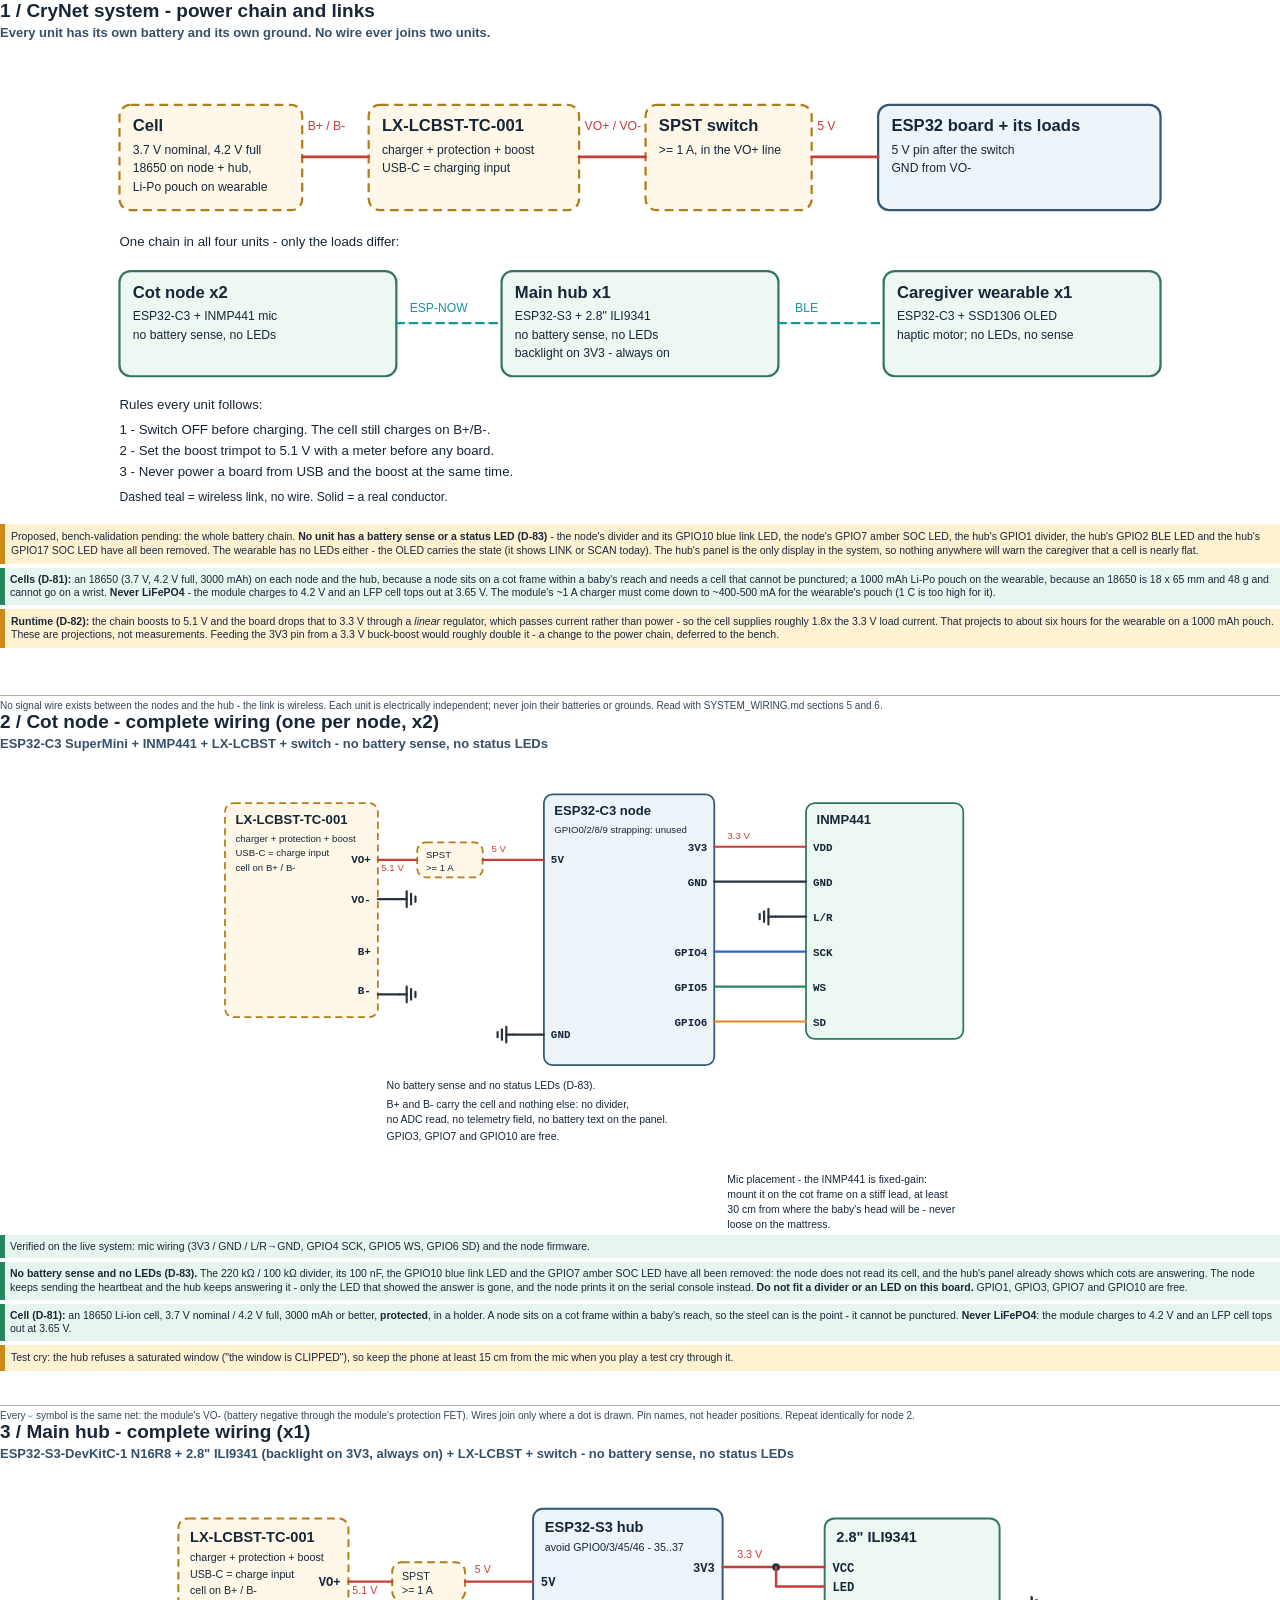
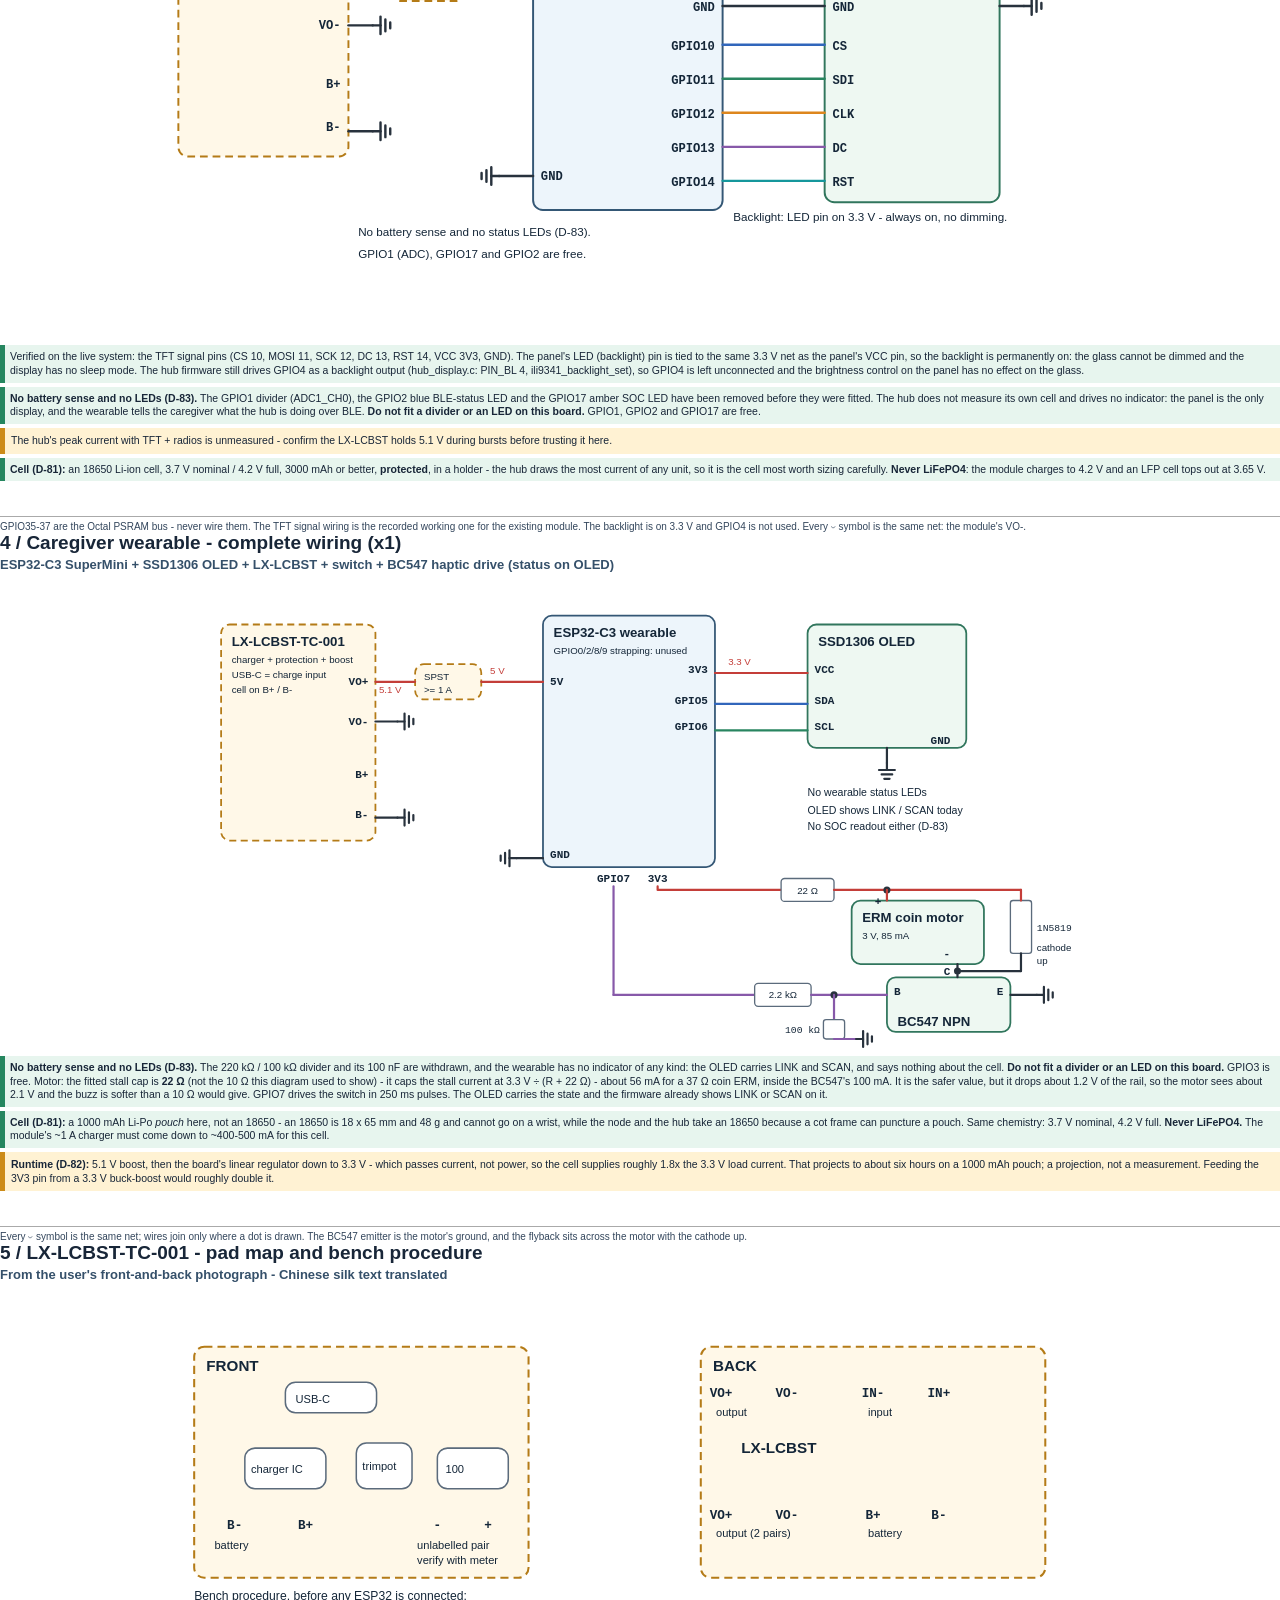
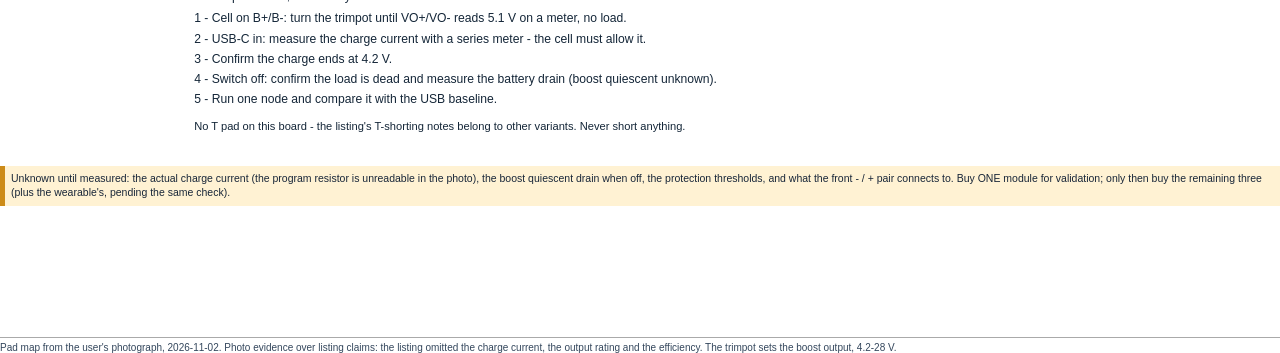
<file: SYSTEM_WIRING_DIAGRAMS.html>
<!doctype html><html><head><meta charset="utf-8"><title>CryNet battery wiring diagrams</title><style>
@page{size:A4 landscape;margin:10mm}
*{box-sizing:border-box}
body{margin:0;font-family:Arial,Helvetica,sans-serif;color:#182638}
.page{min-height:188mm;break-after:page;page-break-after:always;position:relative}
.page:last-child{break-after:auto;page-break-after:auto}
h1{font-size:19px;margin:0 0 3px}
h2{font-size:13px;margin:0 0 4px;color:#35506a}
.sub{font-size:11px;margin:0 0 4px;color:#5b6b7c}
.foot{position:absolute;bottom:0;font-size:10px;border-top:1px solid #aaa;
      padding-top:4px;width:100%;color:#33465c}
.warning{background:#fff2d3;border-left:5px solid #cc8b18;padding:6px;
         font-size:10.5px;line-height:1.3;margin-top:4px}
.ok{background:#e7f5ee;border-left:5px solid #25865f;padding:5px;
    font-size:10.5px;line-height:1.3;margin-top:4px}
.legend{font-size:10px;color:#33465c;margin-top:3px}
svg.diagram{width:100%;height:auto;max-height:126mm;display:block}
svg text{font-family:Arial,Helvetica,sans-serif;font-size:13px;fill:#142638}
svg text.title{font-size:15px;font-weight:bold}
svg text.pin{font-family:Consolas,'Courier New',monospace;font-size:12.5px;
             font-weight:bold}
svg text.mono{font-family:Consolas,'Courier New',monospace}
svg text.small{font-size:11px}
svg text.note{font-size:12px}
.board{fill:#edf5fb;stroke:#345775;stroke-width:2}
.mod{fill:#eef8f2;stroke:#31765d;stroke-width:2}
.proposed{fill:#fff8e8;stroke:#b47b17;stroke-width:2;stroke-dasharray:8 5}
.part{fill:#ffffff;stroke:#5b6b7c;stroke-width:1.5}
.panel{fill:#f6f8fa;stroke:#8fa3b5;stroke-width:1.5;stroke-dasharray:5 4}
.wire{fill:none;stroke-linecap:round;stroke-linejoin:round}
.red{stroke:#c43e39}.black{stroke:#28323d}.blue{stroke:#3166bb}
.green{stroke:#298560}.orange{stroke:#dd861d}.purple{stroke:#8759a9}
.teal{stroke:#15979c}.brown{stroke:#8a6348}.grey{stroke:#7b8794}
.dot{fill:#28323d}
</style></head><body>
<section class="page"><h1>1 / CryNet system - power chain and links</h1><h2>Every unit has its own battery and its own ground. No wire ever joins two units.</h2><svg viewBox="0 0 1000 430" class="diagram">
<rect x="30.0" y="55.0" width="165.0" height="95.0" rx="10" class="proposed"/>
<text x="42.0" y="79.0" class="title" text-anchor="start">Cell</text>
<text x="42.0" y="99.0" class="small" text-anchor="start">3.7 V nominal, 4.2 V full</text>
<text x="42.0" y="116.0" class="small" text-anchor="start">18650 on node + hub,</text>
<text x="42.0" y="133.0" class="small" text-anchor="start">Li-Po pouch on wearable</text>
<rect x="255.0" y="55.0" width="190.0" height="95.0" rx="10" class="proposed"/>
<text x="267.0" y="79.0" class="title" text-anchor="start">LX-LCBST-TC-001</text>
<text x="267.0" y="99.0" class="small" text-anchor="start">charger + protection + boost</text>
<text x="267.0" y="116.0" class="small" text-anchor="start">USB-C = charging input</text>
<rect x="505.0" y="55.0" width="150.0" height="95.0" rx="10" class="proposed"/>
<text x="517.0" y="79.0" class="title" text-anchor="start">SPST switch</text>
<text x="517.0" y="99.0" class="small" text-anchor="start">&gt;= 1 A, in the VO+ line</text>
<rect x="715.0" y="55.0" width="255.0" height="95.0" rx="10" class="board"/>
<text x="727.0" y="79.0" class="title" text-anchor="start">ESP32 board + its loads</text>
<text x="727.0" y="99.0" class="small" text-anchor="start">5 V pin after the switch</text>
<text x="727.0" y="116.0" class="small" text-anchor="start">GND from VO-</text>
<polyline points="195.0,102.0 255.0,102.0" class="wire red" stroke-width="2.5"/>
<text x="200.0" y="78.0" class="small" text-anchor="start" style="fill:#c43e39">B+ / B-</text>
<polyline points="445.0,102.0 505.0,102.0" class="wire red" stroke-width="2.5"/>
<text x="450.0" y="78.0" class="small" text-anchor="start" style="fill:#c43e39">VO+ / VO-</text>
<polyline points="655.0,102.0 715.0,102.0" class="wire red" stroke-width="2.5"/>
<text x="660.0" y="78.0" class="small" text-anchor="start" style="fill:#c43e39">5 V</text>
<text x="30.0" y="182.0" class="note" text-anchor="start">One chain in all four units - only the loads differ:</text>
<rect x="30.0" y="205.0" width="250.0" height="95.0" rx="10" class="mod"/>
<text x="42.0" y="229.0" class="title" text-anchor="start">Cot node  x2</text>
<text x="42.0" y="249.0" class="small" text-anchor="start">ESP32-C3 + INMP441 mic</text>
<text x="42.0" y="266.0" class="small" text-anchor="start">no battery sense, no LEDs</text>
<rect x="375.0" y="205.0" width="250.0" height="95.0" rx="10" class="mod"/>
<text x="387.0" y="229.0" class="title" text-anchor="start">Main hub  x1</text>
<text x="387.0" y="249.0" class="small" text-anchor="start">ESP32-S3 + 2.8&quot; ILI9341</text>
<text x="387.0" y="266.0" class="small" text-anchor="start">no battery sense, no LEDs</text>
<text x="387.0" y="283.0" class="small" text-anchor="start">backlight on 3V3 - always on</text>
<rect x="720.0" y="205.0" width="250.0" height="95.0" rx="10" class="mod"/>
<text x="732.0" y="229.0" class="title" text-anchor="start">Caregiver wearable  x1</text>
<text x="732.0" y="249.0" class="small" text-anchor="start">ESP32-C3 + SSD1306 OLED</text>
<text x="732.0" y="266.0" class="small" text-anchor="start">haptic motor; no LEDs, no sense</text>
<polyline points="280.0,252.0 375.0,252.0" class="wire teal" stroke-width="2.0" stroke-dasharray="7 5"/>
<text x="292.0" y="242.0" class="small" text-anchor="start" style="fill:#15979c">ESP-NOW</text>
<polyline points="625.0,252.0 720.0,252.0" class="wire teal" stroke-width="2.0" stroke-dasharray="7 5"/>
<text x="640.0" y="242.0" class="small" text-anchor="start" style="fill:#15979c">BLE</text>
<text x="30.0" y="330.0" class="note" text-anchor="start">Rules every unit follows:</text>
<text x="30.0" y="352.0" class="note" text-anchor="start">1 - Switch OFF before charging. The cell still charges on B+/B-.</text>
<text x="30.0" y="371.0" class="note" text-anchor="start">2 - Set the boost trimpot to 5.1 V with a meter before any board.</text>
<text x="30.0" y="390.0" class="note" text-anchor="start">3 - Never power a board from USB and the boost at the same time.</text>
<text x="30.0" y="413.0" class="small" text-anchor="start">Dashed teal = wireless link, no wire.  Solid = a real conductor.</text>
</svg><div class="warning">Proposed, bench-validation pending: the whole battery chain. <b>No unit has a battery sense or a status LED (D-83)</b> - the node's divider and its GPIO10 blue link LED, the node's GPIO7 amber SOC LED, the hub's GPIO1 divider, the hub's GPIO2 BLE LED and the hub's GPIO17 SOC LED have all been removed. The wearable has no LEDs either - the OLED carries the state (it shows LINK or SCAN today). The hub's panel is the only display in the system, so nothing anywhere will warn the caregiver that a cell is nearly flat.</div><div class="ok"><b>Cells (D-81):</b> an 18650 (3.7 V, 4.2 V full, 3000 mAh) on each node and the hub, because a node sits on a cot frame within a baby&#39;s reach and needs a cell that cannot be punctured; a 1000 mAh Li-Po pouch on the wearable, because an 18650 is 18 x 65 mm and 48 g and cannot go on a wrist. <b>Never LiFePO4</b> - the module charges to 4.2 V and an LFP cell tops out at 3.65 V. The module&#39;s ~1 A charger must come down to ~400-500 mA for the wearable&#39;s pouch (1 C is too high for it).</div><div class="warning"><b>Runtime (D-82):</b> the chain boosts to 5.1 V and the board drops that to 3.3 V through a <i>linear</i> regulator, which passes current rather than power - so the cell supplies roughly 1.8x the 3.3 V load current. That projects to about six hours for the wearable on a 1000 mAh pouch. These are projections, not measurements. Feeding the 3V3 pin from a 3.3 V buck-boost would roughly double it - a change to the power chain, deferred to the bench.</div><div class="foot">No signal wire exists between the nodes and the hub - the link is wireless. Each unit is electrically independent; never join their batteries or grounds. Read with SYSTEM_WIRING.md sections 5 and 6.</div></section>
<section class="page"><h1>2 / Cot node - complete wiring (one per node, x2)</h1><h2>ESP32-C3 SuperMini + INMP441 + LX-LCBST + switch - no battery sense, no status LEDs</h2><svg viewBox="0 0 1000 545" class="diagram">
<rect x="25.0" y="55.0" width="175.0" height="245.0" rx="10" class="proposed"/>
<text x="37.0" y="79.0" class="title" text-anchor="start">LX-LCBST-TC-001</text>
<text x="37.0" y="99.0" class="small" text-anchor="start">charger + protection + boost</text>
<text x="37.0" y="116.0" class="small" text-anchor="start">USB-C = charge input</text>
<text x="37.0" y="133.0" class="small" text-anchor="start">cell on B+ / B-</text>
<text x="192.0" y="124.0" class="pin mono" text-anchor="end">VO+</text>
<text x="192.0" y="169.0" class="pin mono" text-anchor="end">VO-</text>
<text x="192.0" y="229.0" class="pin mono" text-anchor="end">B+</text>
<text x="192.0" y="274.0" class="pin mono" text-anchor="end">B-</text>
<rect x="245.0" y="100.0" width="75.0" height="40.0" rx="10" class="proposed"/>
<text x="255.0" y="118.0" class="small" text-anchor="start">SPST</text>
<text x="255.0" y="133.0" class="small" text-anchor="start">&gt;= 1 A</text>
<rect x="390.0" y="45.0" width="195.0" height="310.0" rx="10" class="board"/>
<text x="402.0" y="69.0" class="title" text-anchor="start">ESP32-C3 node</text>
<text x="402.0" y="89.0" class="small" text-anchor="start">GPIO0/2/8/9 strapping: unused</text>
<text x="398.0" y="124.0" class="pin mono" text-anchor="start">5V</text>
<text x="398.0" y="324.0" class="pin mono" text-anchor="start">GND</text>
<text x="577.0" y="110.0" class="pin mono" text-anchor="end">3V3</text>
<text x="577.0" y="150.0" class="pin mono" text-anchor="end">GND</text>
<text x="577.0" y="230.0" class="pin mono" text-anchor="end">GPIO4</text>
<text x="577.0" y="270.0" class="pin mono" text-anchor="end">GPIO5</text>
<text x="577.0" y="310.0" class="pin mono" text-anchor="end">GPIO6</text>
<rect x="690.0" y="55.0" width="180.0" height="270.0" rx="10" class="mod"/>
<text x="702.0" y="79.0" class="title" text-anchor="start">INMP441</text>
<text x="698.0" y="110.0" class="pin mono" text-anchor="start">VDD</text>
<text x="698.0" y="150.0" class="pin mono" text-anchor="start">GND</text>
<text x="698.0" y="190.0" class="pin mono" text-anchor="start">L/R</text>
<text x="698.0" y="230.0" class="pin mono" text-anchor="start">SCK</text>
<text x="698.0" y="270.0" class="pin mono" text-anchor="start">WS</text>
<text x="698.0" y="310.0" class="pin mono" text-anchor="start">SD</text>
<polyline points="200.0,120.0 245.0,120.0" class="wire red" stroke-width="2.5"/>
<text x="204.0" y="133.0" class="small" text-anchor="start" style="fill:#c43e39">5.1 V</text>
<polyline points="320.0,120.0 390.0,120.0" class="wire red" stroke-width="2.5"/>
<text x="330.0" y="111.0" class="small" text-anchor="start" style="fill:#c43e39">5 V</text>
<polyline points="200.0,165.0 225.0,165.0" class="wire black" stroke-width="2.5"/>
<path d="M225.0 165.0 h8" class="wire black" stroke-width="2.5"/>
<path d="M233.0 156.0 v18 M238.0 159.0 v12 M243.0 162.0 v6" class="wire black" stroke-width="2.5"/>
<polyline points="200.0,274.0 225.0,274.0" class="wire black" stroke-width="2.5"/>
<path d="M225.0 274.0 h8" class="wire black" stroke-width="2.5"/>
<path d="M233.0 265.0 v18 M238.0 268.0 v12 M243.0 271.0 v6" class="wire black" stroke-width="2.5"/>
<polyline points="390.0,320.0 355.0,320.0" class="wire black" stroke-width="2.5"/>
<path d="M355.0 320.0 h-8" class="wire black" stroke-width="2.5"/>
<path d="M347.0 311.0 v18 M342.0 314.0 v12 M337.0 317.0 v6" class="wire black" stroke-width="2.5"/>
<polyline points="585.0,105.0 690.0,105.0" class="wire red" stroke-width="2.5"/>
<text x="600.0" y="96.0" class="small" text-anchor="start" style="fill:#c43e39">3.3 V</text>
<polyline points="585.0,145.0 690.0,145.0" class="wire black" stroke-width="2.5"/>
<polyline points="690.0,185.0 655.0,185.0" class="wire black" stroke-width="2.5"/>
<path d="M655.0 185.0 h-8" class="wire black" stroke-width="2.5"/>
<path d="M647.0 176.0 v18 M642.0 179.0 v12 M637.0 182.0 v6" class="wire black" stroke-width="2.5"/>
<polyline points="585.0,225.0 690.0,225.0" class="wire blue" stroke-width="2.5"/>
<polyline points="585.0,265.0 690.0,265.0" class="wire green" stroke-width="2.5"/>
<polyline points="585.0,305.0 690.0,305.0" class="wire orange" stroke-width="2.5"/>
<text x="210.0" y="382.0" class="note" text-anchor="start">No battery sense and no status LEDs (D-83).</text>
<text x="210.0" y="404.0" class="note" text-anchor="start">B+ and B- carry the cell and nothing else: no divider,</text>
<text x="210.0" y="421.0" class="note" text-anchor="start">no ADC read, no telemetry field, no battery text on the panel.</text>
<text x="210.0" y="441.0" class="note" text-anchor="start">GPIO3, GPIO7 and GPIO10 are free.</text>
<text x="600.0" y="490.0" class="note" text-anchor="start">Mic placement - the INMP441 is fixed-gain:</text>
<text x="600.0" y="507.0" class="note" text-anchor="start">mount it on the cot frame on a stiff lead, at least</text>
<text x="600.0" y="524.0" class="note" text-anchor="start">30 cm from where the baby&#x27;s head will be - never</text>
<text x="600.0" y="541.0" class="note" text-anchor="start">loose on the mattress.</text>
</svg><div class="ok">Verified on the live system: mic wiring (3V3 / GND / L/R&#8594;GND, GPIO4 SCK, GPIO5 WS, GPIO6 SD) and the node firmware.</div><div class="ok"><b>No battery sense and no LEDs (D-83).</b> The 220 k&#937; / 100 k&#937; divider, its 100 nF, the GPIO10 blue link LED and the GPIO7 amber SOC LED have all been removed: the node does not read its cell, and the hub's panel already shows which cots are answering. The node keeps sending the heartbeat and the hub keeps answering it - only the LED that showed the answer is gone, and the node prints it on the serial console instead. <b>Do not fit a divider or an LED on this board.</b> GPIO1, GPIO3, GPIO7 and GPIO10 are free.</div><div class="ok"><b>Cell (D-81):</b> an 18650 Li-ion cell, 3.7 V nominal / 4.2 V full, 3000 mAh or better, <b>protected</b>, in a holder. A node sits on a cot frame within a baby&#39;s reach, so the steel can is the point - it cannot be punctured. <b>Never LiFePO4</b>: the module charges to 4.2 V and an LFP cell tops out at 3.65 V.</div><div class="warning">Test cry: the hub refuses a saturated window ("the window is CLIPPED"), so keep the phone at least 15 cm from the mic when you play a test cry through it.</div><div class="foot">Every &#9169; symbol is the same net: the module's VO- (battery negative through the module's protection FET). Wires join only where a dot is drawn. Pin names, not header positions. Repeat identically for node 2.</div></section>
<section class="page"><h1>3 / Main hub - complete wiring (x1)</h1><h2>ESP32-S3-DevKitC-1 N16R8 + 2.8" ILI9341 (backlight on 3V3, always on) + LX-LCBST + switch - no battery sense, no status LEDs</h2><svg viewBox="0 0 1000 490" class="diagram">
<rect x="25.0" y="55.0" width="175.0" height="245.0" rx="10" class="proposed"/>
<text x="37.0" y="79.0" class="title" text-anchor="start">LX-LCBST-TC-001</text>
<text x="37.0" y="99.0" class="small" text-anchor="start">charger + protection + boost</text>
<text x="37.0" y="116.0" class="small" text-anchor="start">USB-C = charge input</text>
<text x="37.0" y="133.0" class="small" text-anchor="start">cell on B+ / B-</text>
<text x="192.0" y="124.0" class="pin mono" text-anchor="end">VO+</text>
<text x="192.0" y="169.0" class="pin mono" text-anchor="end">VO-</text>
<text x="192.0" y="229.0" class="pin mono" text-anchor="end">B+</text>
<text x="192.0" y="274.0" class="pin mono" text-anchor="end">B-</text>
<rect x="245.0" y="100.0" width="75.0" height="40.0" rx="10" class="proposed"/>
<text x="255.0" y="118.0" class="small" text-anchor="start">SPST</text>
<text x="255.0" y="133.0" class="small" text-anchor="start">&gt;= 1 A</text>
<rect x="390.0" y="45.0" width="195.0" height="310.0" rx="10" class="board"/>
<text x="402.0" y="69.0" class="title" text-anchor="start">ESP32-S3 hub</text>
<text x="402.0" y="89.0" class="small" text-anchor="start">avoid GPIO0/3/45/46 - 35..37</text>
<text x="398.0" y="124.0" class="pin mono" text-anchor="start">5V</text>
<text x="398.0" y="324.0" class="pin mono" text-anchor="start">GND</text>
<text x="577.0" y="110.0" class="pin mono" text-anchor="end">3V3</text>
<text x="577.0" y="150.0" class="pin mono" text-anchor="end">GND</text>
<text x="577.0" y="190.0" class="pin mono" text-anchor="end">GPIO10</text>
<text x="577.0" y="225.0" class="pin mono" text-anchor="end">GPIO11</text>
<text x="577.0" y="260.0" class="pin mono" text-anchor="end">GPIO12</text>
<text x="577.0" y="295.0" class="pin mono" text-anchor="end">GPIO13</text>
<text x="577.0" y="330.0" class="pin mono" text-anchor="end">GPIO14</text>
<rect x="690.0" y="55.0" width="180.0" height="292.0" rx="10" class="mod"/>
<text x="702.0" y="79.0" class="title" text-anchor="start">2.8&quot; ILI9341</text>
<text x="698.0" y="110.0" class="pin mono" text-anchor="start">VCC</text>
<text x="698.0" y="130.0" class="pin mono" text-anchor="start">LED</text>
<text x="698.0" y="150.0" class="pin mono" text-anchor="start">GND</text>
<text x="698.0" y="190.0" class="pin mono" text-anchor="start">CS</text>
<text x="698.0" y="225.0" class="pin mono" text-anchor="start">SDI</text>
<text x="698.0" y="260.0" class="pin mono" text-anchor="start">CLK</text>
<text x="698.0" y="295.0" class="pin mono" text-anchor="start">DC</text>
<text x="698.0" y="330.0" class="pin mono" text-anchor="start">RST</text>
<polyline points="200.0,120.0 245.0,120.0" class="wire red" stroke-width="2.5"/>
<text x="204.0" y="133.0" class="small" text-anchor="start" style="fill:#c43e39">5.1 V</text>
<polyline points="320.0,120.0 390.0,120.0" class="wire red" stroke-width="2.5"/>
<text x="330.0" y="111.0" class="small" text-anchor="start" style="fill:#c43e39">5 V</text>
<polyline points="200.0,165.0 225.0,165.0" class="wire black" stroke-width="2.5"/>
<path d="M225.0 165.0 h8" class="wire black" stroke-width="2.5"/>
<path d="M233.0 156.0 v18 M238.0 159.0 v12 M243.0 162.0 v6" class="wire black" stroke-width="2.5"/>
<polyline points="200.0,274.0 225.0,274.0" class="wire black" stroke-width="2.5"/>
<path d="M225.0 274.0 h8" class="wire black" stroke-width="2.5"/>
<path d="M233.0 265.0 v18 M238.0 268.0 v12 M243.0 271.0 v6" class="wire black" stroke-width="2.5"/>
<polyline points="390.0,320.0 355.0,320.0" class="wire black" stroke-width="2.5"/>
<path d="M355.0 320.0 h-8" class="wire black" stroke-width="2.5"/>
<path d="M347.0 311.0 v18 M342.0 314.0 v12 M337.0 317.0 v6" class="wire black" stroke-width="2.5"/>
<polyline points="585.0,105.0 690.0,105.0" class="wire red" stroke-width="2.5"/>
<text x="600.0" y="96.0" class="small" text-anchor="start" style="fill:#c43e39">3.3 V</text>
<circle cx="640.0" cy="105.0" r="4" class="dot"/>
<polyline points="640.0,105.0 640.0,125.0 690.0,125.0" class="wire red" stroke-width="2.5"/>
<polyline points="585.0,145.0 690.0,145.0" class="wire black" stroke-width="2.5"/>
<polyline points="585.0,185.0 690.0,185.0" class="wire blue" stroke-width="2.5"/>
<polyline points="585.0,220.0 690.0,220.0" class="wire green" stroke-width="2.5"/>
<polyline points="585.0,255.0 690.0,255.0" class="wire orange" stroke-width="2.5"/>
<polyline points="585.0,290.0 690.0,290.0" class="wire purple" stroke-width="2.5"/>
<polyline points="585.0,325.0 690.0,325.0" class="wire teal" stroke-width="2.5"/>
<polyline points="870.0,145.0 895.0,145.0" class="wire black" stroke-width="2.5"/>
<path d="M895.0 145.0 h8" class="wire black" stroke-width="2.5"/>
<path d="M903.0 136.0 v18 M908.0 139.0 v12 M913.0 142.0 v6" class="wire black" stroke-width="2.5"/>
<text x="596.0" y="366.0" class="note" text-anchor="start">Backlight: LED pin on 3.3 V - always on, no dimming.</text>
<text x="210.0" y="382.0" class="note" text-anchor="start">No battery sense and no status LEDs (D-83).</text>
<text x="210.0" y="404.0" class="note" text-anchor="start">GPIO1 (ADC), GPIO17 and GPIO2 are free.</text>
</svg><div class="ok">Verified on the live system: the TFT signal pins (CS 10, MOSI 11, SCK 12, DC 13, RST 14, VCC 3V3, GND). The panel's LED (backlight) pin is tied to the same 3.3 V net as the panel's VCC pin, so the backlight is permanently on: the glass cannot be dimmed and the display has no sleep mode. The hub firmware still drives GPIO4 as a backlight output (hub_display.c: PIN_BL 4, ili9341_backlight_set), so GPIO4 is left unconnected and the brightness control on the panel has no effect on the glass.</div><div class="ok"><b>No battery sense and no LEDs (D-83).</b> The GPIO1 divider (ADC1_CH0), the GPIO2 blue BLE-status LED and the GPIO17 amber SOC LED have been removed before they were fitted. The hub does not measure its own cell and drives no indicator: the panel is the only display, and the wearable tells the caregiver what the hub is doing over BLE. <b>Do not fit a divider or an LED on this board.</b> GPIO1, GPIO2 and GPIO17 are free.</div><div class="warning">The hub's peak current with TFT + radios is unmeasured - confirm the LX-LCBST holds 5.1 V during bursts before trusting it here.</div><div class="ok"><b>Cell (D-81):</b> an 18650 Li-ion cell, 3.7 V nominal / 4.2 V full, 3000 mAh or better, <b>protected</b>, in a holder - the hub draws the most current of any unit, so it is the cell most worth sizing carefully. <b>Never LiFePO4</b>: the module charges to 4.2 V and an LFP cell tops out at 3.65 V.</div><div class="foot">GPIO35-37 are the Octal PSRAM bus - never wire them. The TFT signal wiring is the recorded working one for the existing module. The backlight is on 3.3 V and GPIO4 is not used. Every &#9169; symbol is the same net: the module's VO-.</div></section>
<section class="page"><h1>4 / Caregiver wearable - complete wiring (x1)</h1><h2>ESP32-C3 SuperMini + SSD1306 OLED + LX-LCBST + switch + BC547 haptic drive (status on OLED)</h2><svg viewBox="0 0 1000 540" class="diagram">
<rect x="25.0" y="55.0" width="175.0" height="245.0" rx="10" class="proposed"/>
<text x="37.0" y="79.0" class="title" text-anchor="start">LX-LCBST-TC-001</text>
<text x="37.0" y="99.0" class="small" text-anchor="start">charger + protection + boost</text>
<text x="37.0" y="116.0" class="small" text-anchor="start">USB-C = charge input</text>
<text x="37.0" y="133.0" class="small" text-anchor="start">cell on B+ / B-</text>
<text x="192.0" y="124.0" class="pin mono" text-anchor="end">VO+</text>
<text x="192.0" y="169.0" class="pin mono" text-anchor="end">VO-</text>
<text x="192.0" y="229.0" class="pin mono" text-anchor="end">B+</text>
<text x="192.0" y="274.0" class="pin mono" text-anchor="end">B-</text>
<rect x="245.0" y="100.0" width="75.0" height="40.0" rx="10" class="proposed"/>
<text x="255.0" y="118.0" class="small" text-anchor="start">SPST</text>
<text x="255.0" y="133.0" class="small" text-anchor="start">&gt;= 1 A</text>
<rect x="390.0" y="45.0" width="195.0" height="285.0" rx="10" class="board"/>
<text x="402.0" y="69.0" class="title" text-anchor="start">ESP32-C3 wearable</text>
<text x="402.0" y="89.0" class="small" text-anchor="start">GPIO0/2/8/9 strapping: unused</text>
<text x="398.0" y="124.0" class="pin mono" text-anchor="start">5V</text>
<text x="398.0" y="320.0" class="pin mono" text-anchor="start">GND</text>
<text x="577.0" y="110.0" class="pin mono" text-anchor="end">3V3</text>
<text x="577.0" y="145.0" class="pin mono" text-anchor="end">GPIO5</text>
<text x="577.0" y="175.0" class="pin mono" text-anchor="end">GPIO6</text>
<text x="470.0" y="347.0" class="pin mono" text-anchor="middle">GPIO7</text>
<text x="520.0" y="347.0" class="pin mono" text-anchor="middle">3V3</text>
<rect x="690.0" y="55.0" width="180.0" height="140.0" rx="10" class="mod"/>
<text x="702.0" y="79.0" class="title" text-anchor="start">SSD1306 OLED</text>
<text x="698.0" y="110.0" class="pin mono" text-anchor="start">VCC</text>
<text x="698.0" y="145.0" class="pin mono" text-anchor="start">SDA</text>
<text x="698.0" y="175.0" class="pin mono" text-anchor="start">SCL</text>
<text x="852.0" y="190.0" class="pin mono" text-anchor="end">GND</text>
<polyline points="200.0,120.0 245.0,120.0" class="wire red" stroke-width="2.5"/>
<text x="204.0" y="133.0" class="small" text-anchor="start" style="fill:#c43e39">5.1 V</text>
<polyline points="320.0,120.0 390.0,120.0" class="wire red" stroke-width="2.5"/>
<text x="330.0" y="111.0" class="small" text-anchor="start" style="fill:#c43e39">5 V</text>
<polyline points="200.0,165.0 225.0,165.0" class="wire black" stroke-width="2.5"/>
<path d="M225.0 165.0 h8" class="wire black" stroke-width="2.5"/>
<path d="M233.0 156.0 v18 M238.0 159.0 v12 M243.0 162.0 v6" class="wire black" stroke-width="2.5"/>
<polyline points="200.0,274.0 225.0,274.0" class="wire black" stroke-width="2.5"/>
<path d="M225.0 274.0 h8" class="wire black" stroke-width="2.5"/>
<path d="M233.0 265.0 v18 M238.0 268.0 v12 M243.0 271.0 v6" class="wire black" stroke-width="2.5"/>
<polyline points="390.0,320.0 360.0,320.0" class="wire black" stroke-width="2.5"/>
<path d="M360.0 320.0 h-8" class="wire black" stroke-width="2.5"/>
<path d="M352.0 311.0 v18 M347.0 314.0 v12 M342.0 317.0 v6" class="wire black" stroke-width="2.5"/>
<polyline points="585.0,110.0 690.0,110.0" class="wire red" stroke-width="2.5"/>
<text x="600.0" y="101.0" class="small" text-anchor="start" style="fill:#c43e39">3.3 V</text>
<polyline points="585.0,145.0 690.0,145.0" class="wire blue" stroke-width="2.5"/>
<polyline points="585.0,175.0 690.0,175.0" class="wire green" stroke-width="2.5"/>
<polyline points="780.0,195.0 780.0,212.0" class="wire black" stroke-width="2.5"/>
<path d="M780.0 212.0 v8" class="wire black" stroke-width="2.5"/>
<path d="M771.0 220.0 h18 M774.0 225.0 h12 M777.0 230.0 h6" class="wire black" stroke-width="2.5"/>
<text x="690.0" y="250.0" class="note" text-anchor="start">No wearable status LEDs</text>
<text x="690.0" y="270.0" class="note" text-anchor="start">OLED shows LINK / SCAN today</text>
<text x="690.0" y="288.0" class="note" text-anchor="start">No SOC readout either (D-83)</text>
<polyline points="520.0,352.0 520.0,356.0 660.0,356.0" class="wire red" stroke-width="2.5"/>
<rect x="660.0" y="343.0" width="60.0" height="26.0" rx="4" class="part"/>
<text x="690.0" y="360.1" class="small" text-anchor="middle">22 Ω</text>
<polyline points="720.0,356.0 932.0,356.0" class="wire red" stroke-width="2.5"/>
<circle cx="780.0" cy="356.0" r="4" class="dot"/>
<rect x="740.0" y="368.0" width="150.0" height="72.0" rx="10" class="mod"/>
<text x="752.0" y="392.0" class="title" text-anchor="start">ERM coin motor</text>
<text x="752.0" y="412.0" class="small" text-anchor="start">3 V, 85 mA</text>
<polyline points="780.0,356.0 780.0,368.0" class="wire red" stroke-width="2.5"/>
<text x="770.0" y="373.0" class="pin mono" text-anchor="middle">+</text>
<text x="848.0" y="432.0" class="pin mono" text-anchor="middle">-</text>
<rect x="920.0" y="368.0" width="24.0" height="60.0" rx="3" class="part"/>
<text x="950.0" y="402.1" class="small mono" text-anchor="start">1N5819</text>
<polyline points="932.0,356.0 932.0,368.0" class="wire red" stroke-width="2.5"/>
<text x="950.0" y="425.0" class="small" text-anchor="start">cathode</text>
<text x="950.0" y="440.0" class="small" text-anchor="start">up</text>
<polyline points="860.0,440.0 860.0,448.0" class="wire black" stroke-width="2.5"/>
<circle cx="860.0" cy="448.0" r="4" class="dot"/>
<polyline points="860.0,448.0 932.0,448.0" class="wire black" stroke-width="2.5"/>
<polyline points="932.0,428.0 932.0,448.0" class="wire black" stroke-width="2.5"/>
<rect x="780.0" y="455.0" width="140.0" height="62.0" rx="10" class="mod"/>
<text x="792.0" y="510.0" class="title" text-anchor="start">BC547 NPN</text>
<text x="788.0" y="475.0" class="pin mono" text-anchor="start">B</text>
<text x="912.0" y="475.0" class="pin mono" text-anchor="end">E</text>
<text x="852.0" y="453.0" class="pin mono" text-anchor="end">C</text>
<polyline points="860.0,448.0 860.0,455.0" class="wire black" stroke-width="2.5"/>
<polyline points="470.0,352.0 470.0,475.0" class="wire purple" stroke-width="2.5"/>
<polyline points="470.0,475.0 630.0,475.0" class="wire purple" stroke-width="2.5"/>
<rect x="630.0" y="462.0" width="64.0" height="26.0" rx="4" class="part"/>
<text x="662.0" y="479.1" class="small" text-anchor="middle">2.2 kΩ</text>
<polyline points="694.0,475.0 780.0,475.0" class="wire purple" stroke-width="2.5"/>
<circle cx="720.0" cy="475.0" r="4" class="dot"/>
<polyline points="720.0,475.0 720.0,503.0" class="wire purple" stroke-width="2.5"/>
<rect x="708.0" y="503.0" width="24.0" height="22.0" rx="3" class="part"/>
<text x="704.0" y="518.1" class="small mono" text-anchor="end">100 kΩ</text>
<polyline points="720.0,525.0 745.0,525.0" class="wire purple" stroke-width="2.5"/>
<path d="M745.0 525.0 h8" class="wire black" stroke-width="2.5"/>
<path d="M753.0 516.0 v18 M758.0 519.0 v12 M763.0 522.0 v6" class="wire black" stroke-width="2.5"/>
<polyline points="920.0,475.0 950.0,475.0" class="wire black" stroke-width="2.5"/>
<path d="M950.0 475.0 h8" class="wire black" stroke-width="2.5"/>
<path d="M958.0 466.0 v18 M963.0 469.0 v12 M968.0 472.0 v6" class="wire black" stroke-width="2.5"/>
</svg><div class="ok"><b>No battery sense and no LEDs (D-83).</b> The 220 k&#937; / 100 k&#937; divider and its 100 nF are withdrawn, and the wearable has no indicator of any kind: the OLED carries LINK and SCAN, and says nothing about the cell. <b>Do not fit a divider or an LED on this board.</b> GPIO3 is free. Motor: the fitted stall cap is <b>22 &#937;</b> (not the 10 &#937; this diagram used to show) - it caps the stall current at 3.3 V &#247; (R + 22 &#937;) - about 56 mA for a 37 &#937; coin ERM, inside the BC547's 100 mA. It is the safer value, but it drops about 1.2 V of the rail, so the motor sees about 2.1 V and the buzz is softer than a 10 &#937; would give. GPIO7 drives the switch in 250 ms pulses. The OLED carries the state and the firmware already shows LINK or SCAN on it.</div><div class="ok"><b>Cell (D-81):</b> a 1000 mAh Li-Po <i>pouch</i> here, not an 18650 - an 18650 is 18 x 65 mm and 48 g and cannot go on a wrist, while the node and the hub take an 18650 because a cot frame can puncture a pouch. Same chemistry: 3.7 V nominal, 4.2 V full. <b>Never LiFePO4.</b> The module&#39;s ~1 A charger must come down to ~400-500 mA for this cell.</div><div class="warning"><b>Runtime (D-82):</b> 5.1 V boost, then the board&#39;s linear regulator down to 3.3 V - which passes current, not power, so the cell supplies roughly 1.8x the 3.3 V load current. That projects to about six hours on a 1000 mAh pouch; a projection, not a measurement. Feeding the 3V3 pin from a 3.3 V buck-boost would roughly double it.</div><div class="foot">Every &#9169; symbol is the same net; wires join only where a dot is drawn. The BC547 emitter is the motor's ground, and the flyback sits across the motor with the cathode up.</div></section>
<section class="page"><h1>5 / LX-LCBST-TC-001 - pad map and bench procedure</h1><h2>From the user's front-and-back photograph - Chinese silk text translated</h2><svg viewBox="0 0 1000 470" class="diagram">
<rect x="60.0" y="60.0" width="330.0" height="228.0" rx="10" class="proposed"/>
<text x="72.0" y="84.0" class="title" text-anchor="start">FRONT</text>
<rect x="150.0" y="95.0" width="90.0" height="30.0" rx="10" class="part"/>
<text x="160.0" y="115.0" class="small" text-anchor="start">USB-C</text>
<rect x="110.0" y="160.0" width="80.0" height="40.0" rx="10" class="part"/>
<text x="116.0" y="185.0" class="small" text-anchor="start">charger IC</text>
<rect x="220.0" y="155.0" width="55.0" height="45.0" rx="10" class="part"/>
<text x="226.0" y="182.0" class="small" text-anchor="start">trimpot</text>
<rect x="300.0" y="160.0" width="70.0" height="40.0" rx="10" class="part"/>
<text x="308.0" y="185.0" class="small" text-anchor="start">100</text>
<text x="100.0" y="240.0" class="pin mono" text-anchor="middle">B-</text>
<text x="170.0" y="240.0" class="pin mono" text-anchor="middle">B+</text>
<text x="80.0" y="260.0" class="small" text-anchor="start">battery</text>
<text x="300.0" y="240.0" class="pin mono" text-anchor="middle">-</text>
<text x="350.0" y="240.0" class="pin mono" text-anchor="middle">+</text>
<text x="280.0" y="260.0" class="small" text-anchor="start">unlabelled pair</text>
<text x="280.0" y="274.0" class="small" text-anchor="start">verify with meter</text>
<rect x="560.0" y="60.0" width="340.0" height="228.0" rx="10" class="proposed"/>
<text x="572.0" y="84.0" class="title" text-anchor="start">BACK</text>
<text x="580.0" y="110.0" class="pin mono" text-anchor="middle">VO+</text>
<text x="645.0" y="110.0" class="pin mono" text-anchor="middle">VO-</text>
<text x="730.0" y="110.0" class="pin mono" text-anchor="middle">IN-</text>
<text x="795.0" y="110.0" class="pin mono" text-anchor="middle">IN+</text>
<text x="575.0" y="128.0" class="small" text-anchor="start">output</text>
<text x="725.0" y="128.0" class="small" text-anchor="start">input</text>
<text x="600.0" y="165.0" class="title" text-anchor="start">LX-LCBST</text>
<text x="580.0" y="230.0" class="pin mono" text-anchor="middle">VO+</text>
<text x="645.0" y="230.0" class="pin mono" text-anchor="middle">VO-</text>
<text x="730.0" y="230.0" class="pin mono" text-anchor="middle">B+</text>
<text x="795.0" y="230.0" class="pin mono" text-anchor="middle">B-</text>
<text x="575.0" y="248.0" class="small" text-anchor="start">output (2 pairs)</text>
<text x="725.0" y="248.0" class="small" text-anchor="start">battery</text>
<text x="60.0" y="310.0" class="note" text-anchor="start">Bench procedure, before any ESP32 is connected:</text>
<text x="60.0" y="332.0" class="note" text-anchor="start">1 - Cell on B+/B-: turn the trimpot until VO+/VO- reads 5.1 V on a meter, no load.</text>
<text x="60.0" y="352.0" class="note" text-anchor="start">2 - USB-C in: measure the charge current with a series meter - the cell must allow it.</text>
<text x="60.0" y="372.0" class="note" text-anchor="start">3 - Confirm the charge ends at 4.2 V.</text>
<text x="60.0" y="392.0" class="note" text-anchor="start">4 - Switch off: confirm the load is dead and measure the battery drain (boost quiescent unknown).</text>
<text x="60.0" y="412.0" class="note" text-anchor="start">5 - Run one node and compare it with the USB baseline.</text>
<text x="60.0" y="438.0" class="small" text-anchor="start">No T pad on this board - the listing&#x27;s T-shorting notes belong to other variants. Never short anything.</text>
</svg><div class="warning">Unknown until measured: the actual charge current (the program resistor is unreadable in the photo), the boost quiescent drain when off, the protection thresholds, and what the front - / + pair connects to. Buy ONE module for validation; only then buy the remaining three (plus the wearable's, pending the same check).</div><div class="foot">Pad map from the user's photograph, 2026-11-02. Photo evidence over listing claims: the listing omitted the charge current, the output rating and the efficiency. The trimpot sets the boost output, 4.2-28 V.</div></section>
</body></html>
</file>
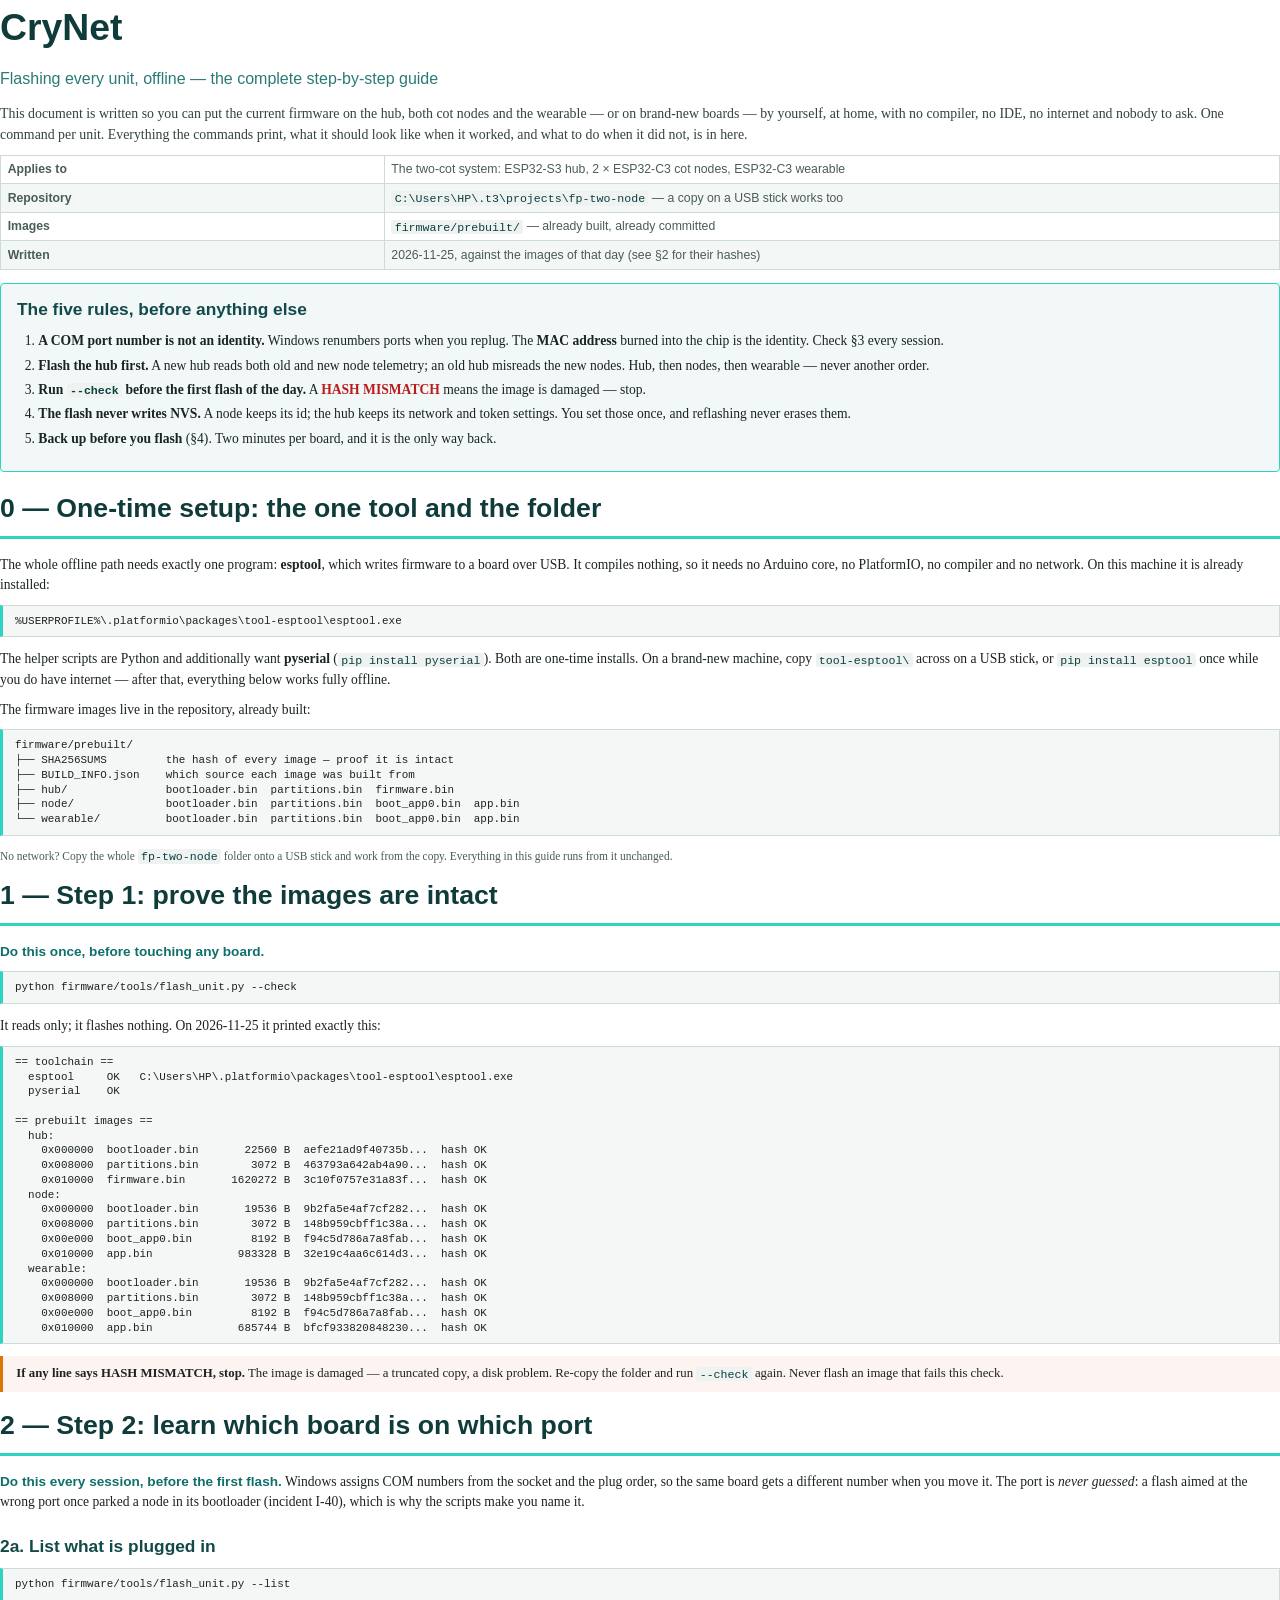
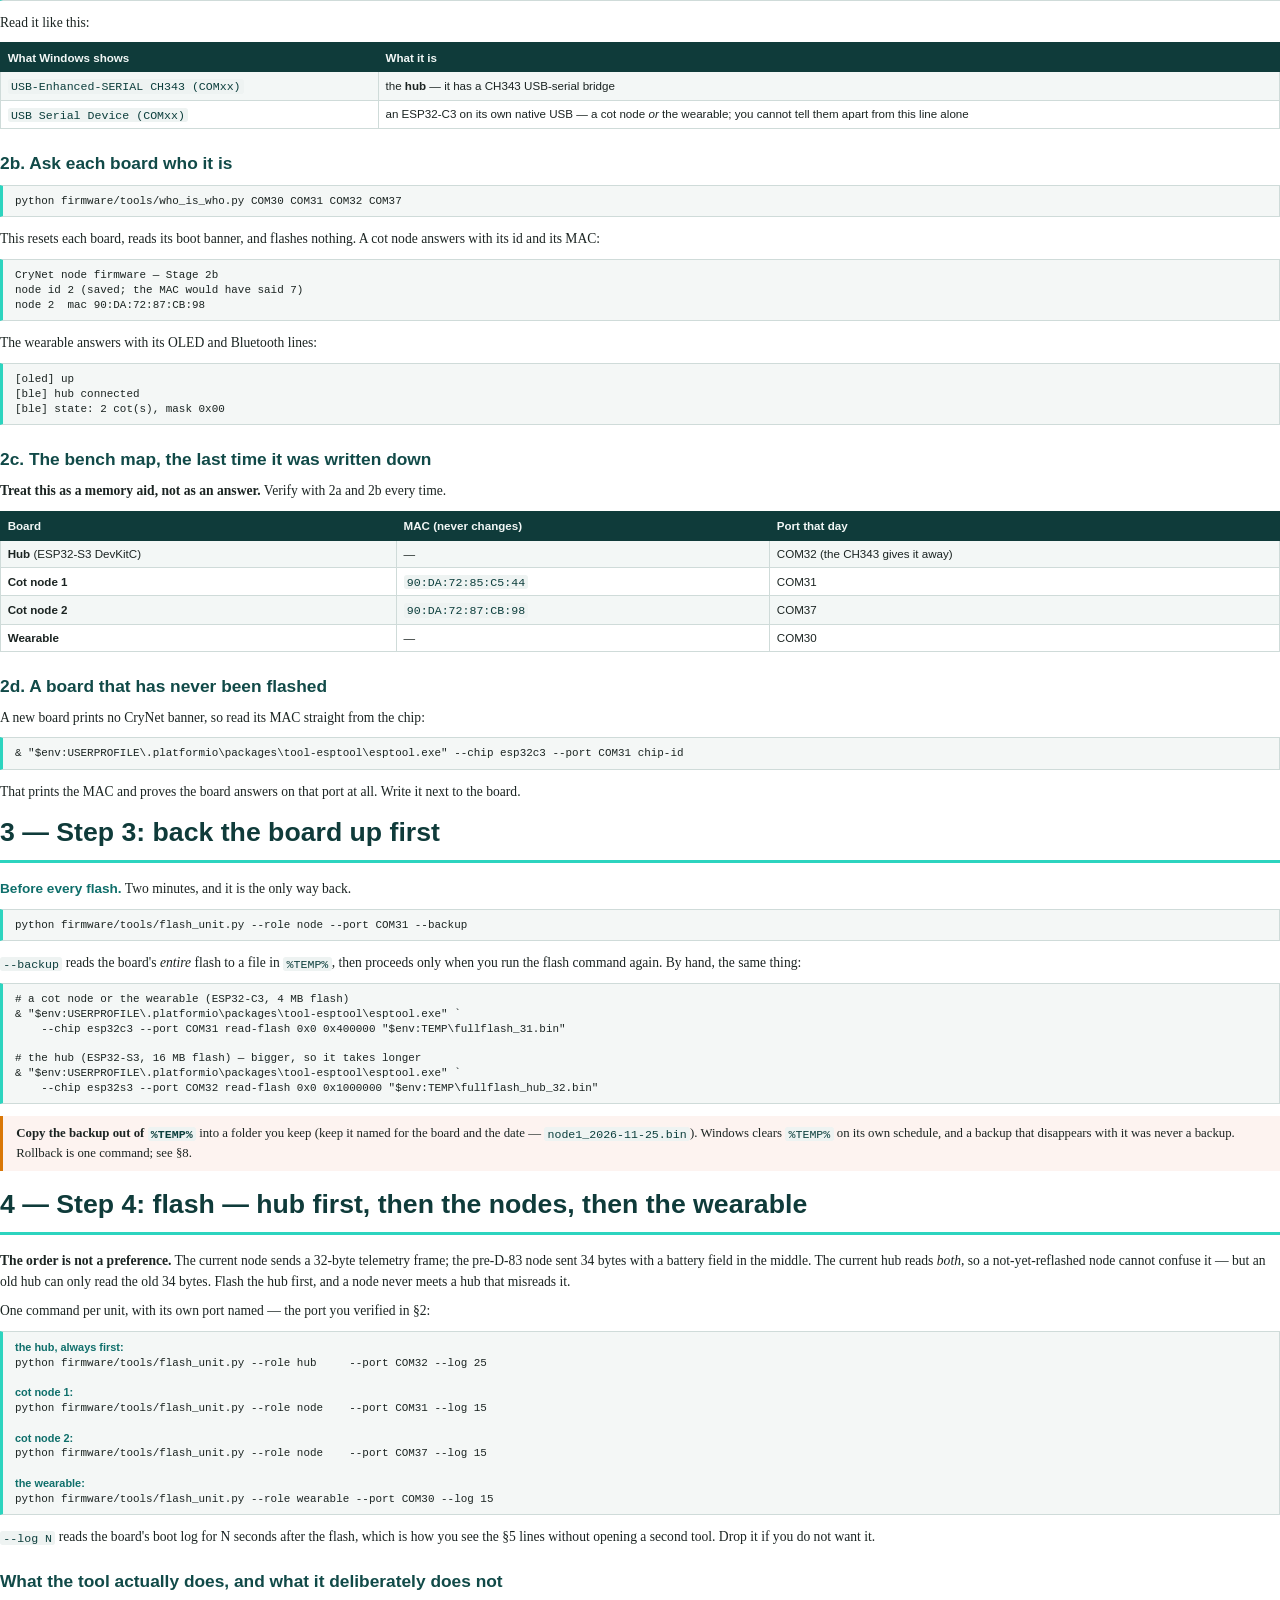
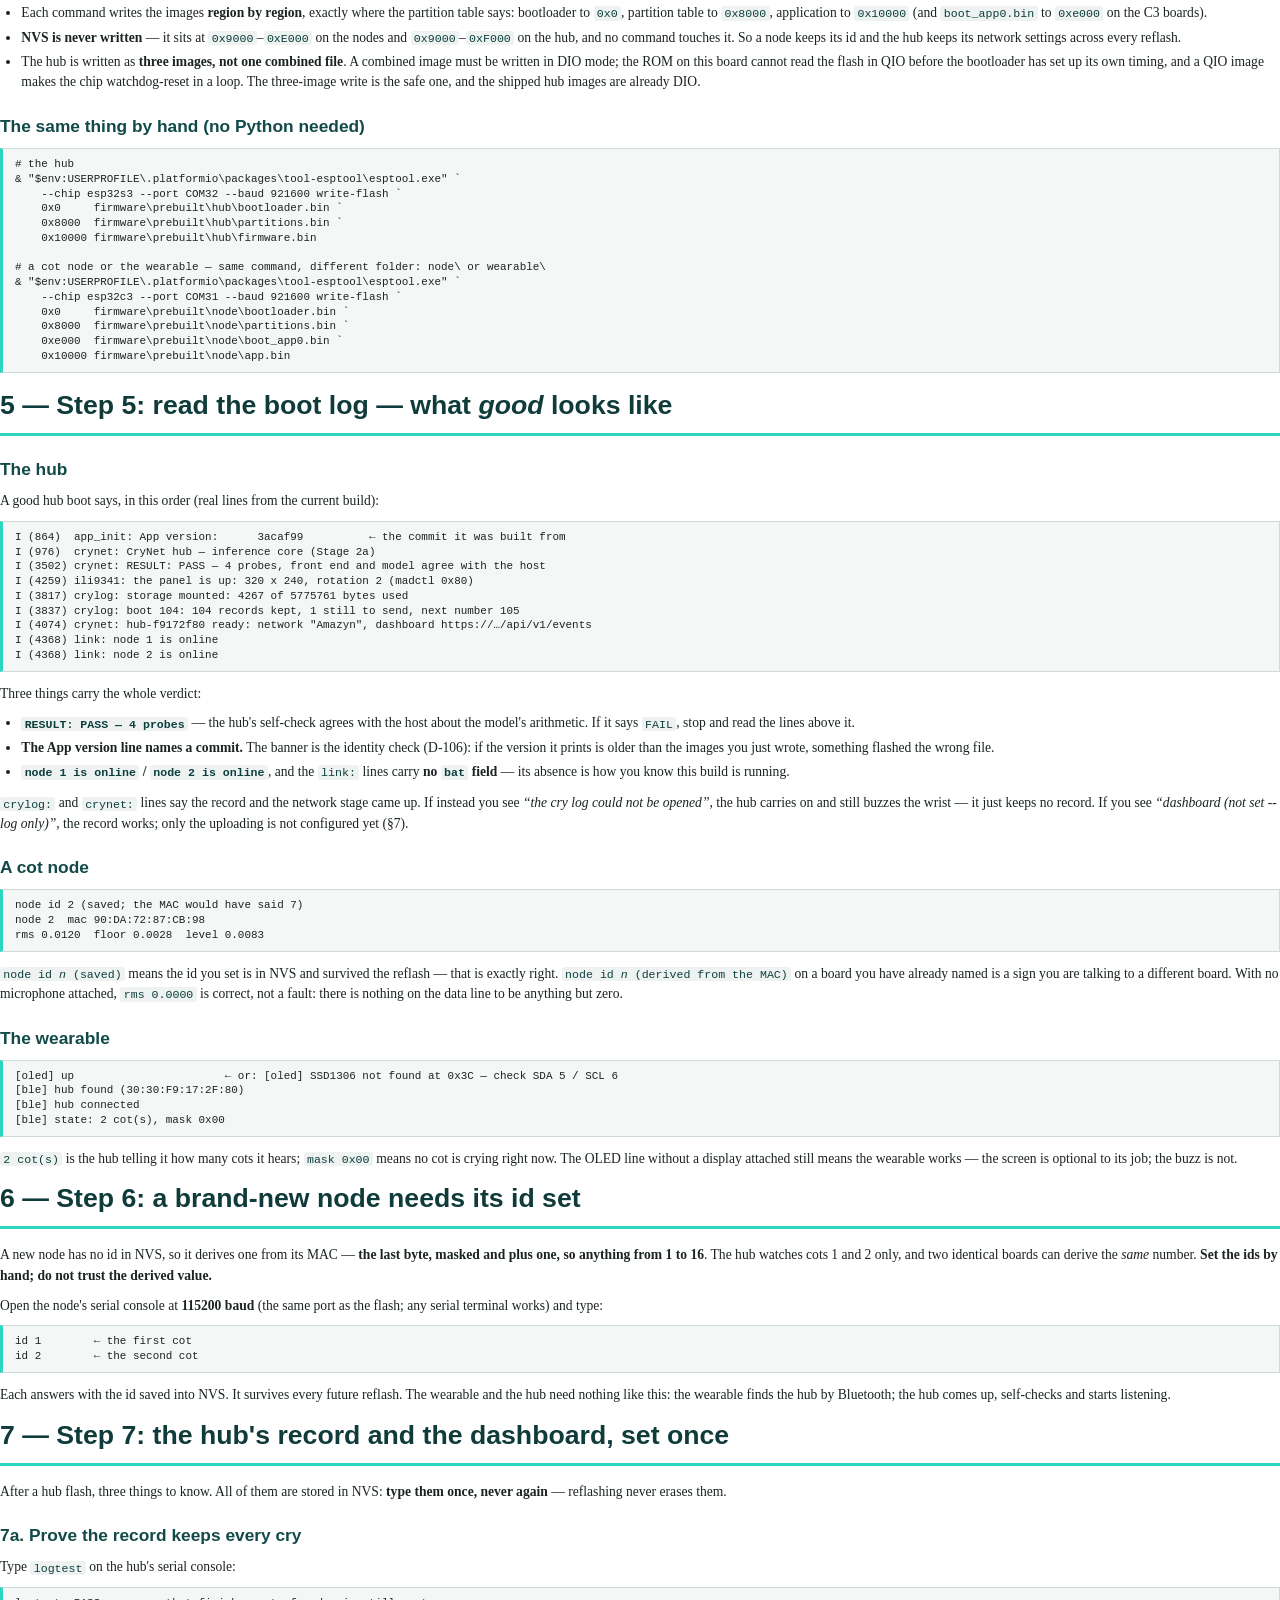
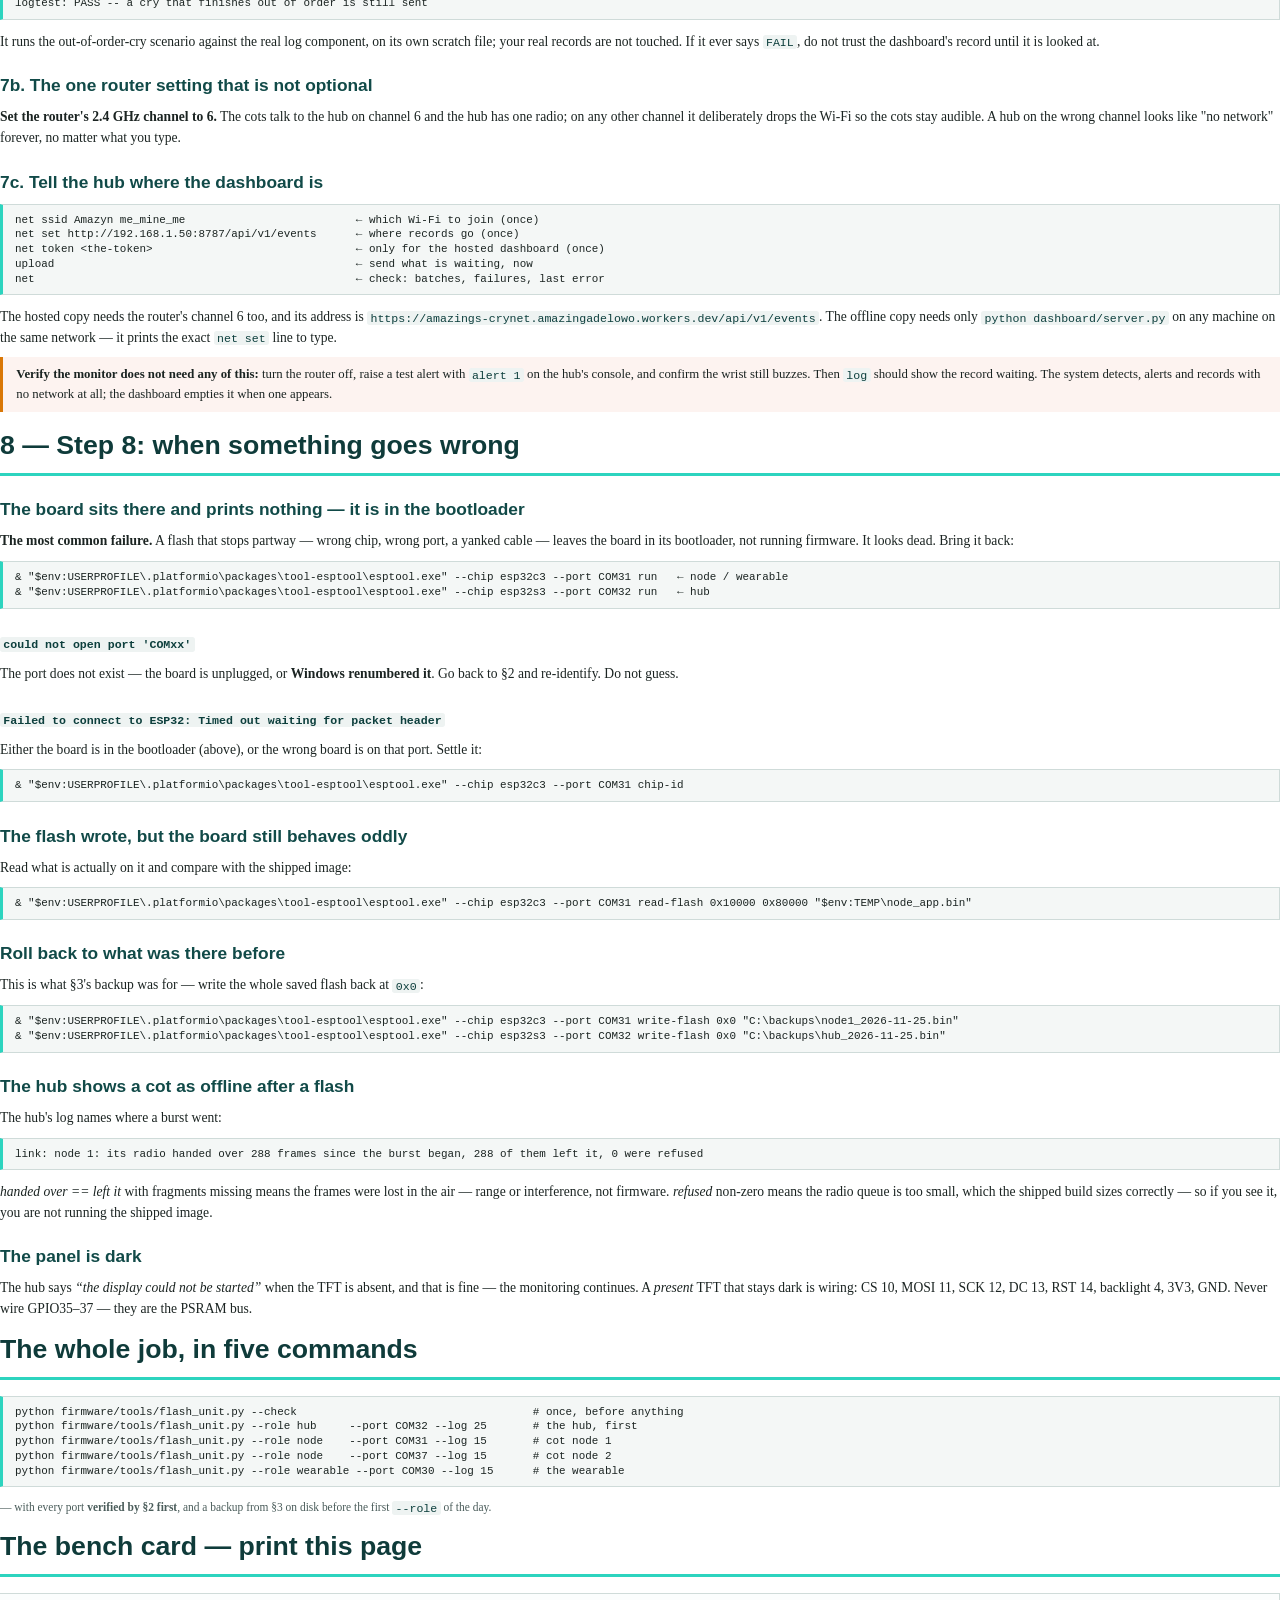
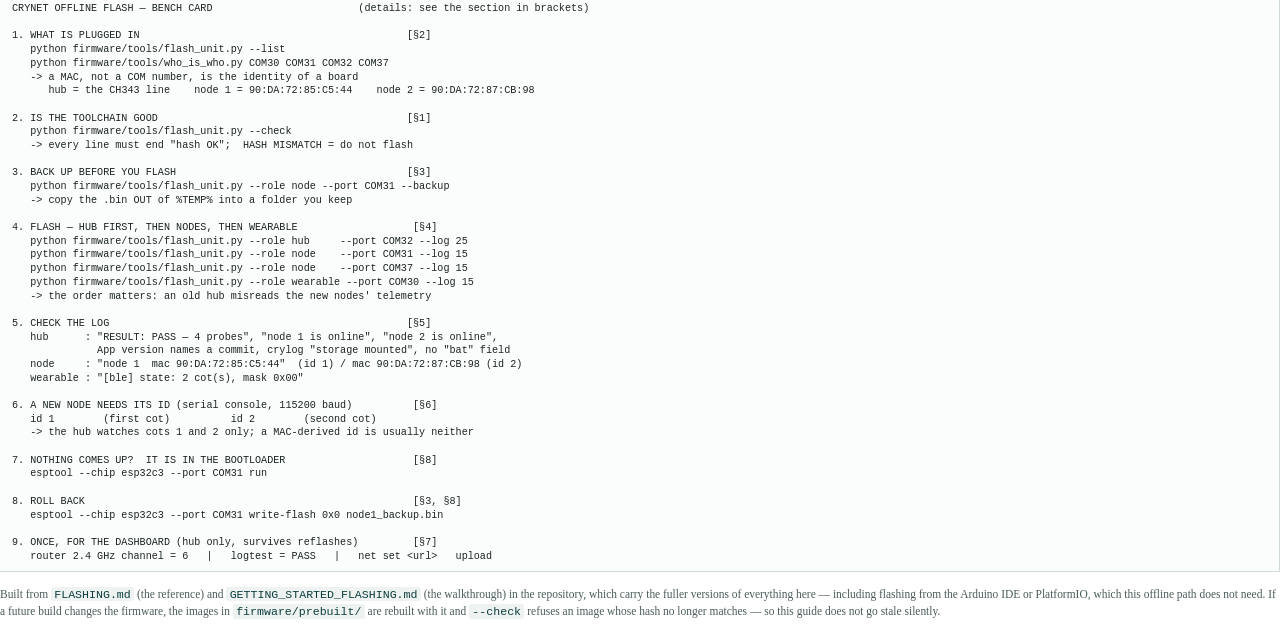
<file: docs/flash-guide/CryNet-Offline-Flashing-Guide.html>
<!doctype html>
<html lang="en"><head><meta charset="utf-8">
<title>CryNet — Flashing Every Unit, Offline</title>
<style>
@page {
  size: A4; margin: 18mm 16mm 16mm 16mm;
  @bottom-center { content: counter(page) " / " counter(pages);
                   font-family: "Segoe UI", Arial, sans-serif; font-size: 8.5pt; color: #7c8a89; }
}
html { -webkit-print-color-adjust: exact; print-color-adjust: exact; }
body { font-family: Georgia, "Times New Roman", serif; font-size: 10.2pt; line-height: 1.5;
       color: #1b2422; margin: 0; }
h1 { font-family: "Segoe UI", Arial, sans-serif; font-size: 20pt; color: #0f3b3a;
     margin: 0 0 12pt 0; padding-bottom: 6pt; border-bottom: 2.5pt solid #2dd4bf;
     page-break-before: always; page-break-after: avoid; }
h1.first { page-break-before: avoid; font-size: 28pt; border: none; margin-bottom: 2pt; }
h2 { font-family: "Segoe UI", Arial, sans-serif; font-size: 13pt; color: #114a48;
     margin: 16pt 0 6pt 0; page-break-after: avoid; }
h3 { font-family: "Segoe UI", Arial, sans-serif; font-size: 10.8pt; color: #1d5f5c;
     margin: 12pt 0 4pt 0; page-break-after: avoid; }
p { margin: 0 0 7pt 0; }
code { font-family: Consolas, "Courier New", monospace; font-size: 8.7pt; background: #eef3f2;
       padding: 0.5pt 2.5pt; border-radius: 2pt; color: #0d3f3d; }
pre { background: #f4f7f6; border: 0.5pt solid #cfdbd9; border-left: 2.5pt solid #2dd4bf;
      padding: 6pt 9pt; margin: 0 0 9pt 0; font-family: Consolas, "Courier New", monospace;
      font-size: 8.2pt; line-height: 1.35; white-space: pre-wrap; overflow-wrap: break-word;
      page-break-inside: avoid; }
table { border-collapse: collapse; width: 100%; margin: 0 0 10pt 0; font-size: 8.7pt;
        page-break-inside: avoid; font-family: "Segoe UI", Arial, sans-serif; }
th { background: #0f3b3a; color: #f2f7f6; text-align: left; padding: 4pt 5pt; font-weight: 600;
     border: 0.4pt solid #0f3b3a; }
td { padding: 3.4pt 5pt; border: 0.4pt solid #cfdbd9; vertical-align: top; }
tbody tr:nth-child(even) { background: #f3f7f6; }
ul, ol { margin: 0 0 8pt 0; padding-left: 16pt; }
li { margin: 0 0 3pt 0; }
.rules { background: #f2f8f7; border: 1pt solid #2dd4bf; border-radius: 3pt;
         padding: 8pt 12pt; margin: 0 0 12pt 0; page-break-inside: avoid; }
.rules h2 { margin-top: 2pt; }
.warn { background: #fdf3f0; border-left: 2.5pt solid #d97706; padding: 6pt 10pt;
        margin: 0 0 10pt 0; font-size: 9.6pt; page-break-inside: avoid; }
.ok { color: #0f6f6b; font-weight: 600; }
.sub { font-family: "Segoe UI", Arial, sans-serif; font-size: 12pt; color: #2b7a77; margin: 2pt 0 10pt 0; }
.meta { font-family: "Segoe UI", Arial, sans-serif; font-size: 9.2pt; color: #4a5c5a; }
.small { font-size: 8.6pt; color: #4a5c5a; }
.card pre { border-left: none; background: #fbfdfd; font-size: 7.6pt; }
.step { font-family: "Segoe UI", Arial, sans-serif; color: #0f6f6b; font-weight: 600; }
</style></head><body>

<h1 class="first">CryNet</h1>
<p class="sub">Flashing every unit, offline — the complete step-by-step guide</p>
<p class="lede" style="font-size:10.4pt; color:#33423f">This document is written so you can put the current
firmware on the hub, both cot nodes and the wearable — or on brand-new boards — by yourself, at home,
with no compiler, no IDE, no internet and nobody to ask. One command per unit. Everything the commands
print, what it should look like when it worked, and what to do when it did not, is in here.</p>

<table class="meta">
<tr><td style="width:30%"><strong>Applies to</strong></td><td>The two-cot system: ESP32-S3 hub, 2 &times; ESP32-C3 cot nodes, ESP32-C3 wearable</td></tr>
<tr><td><strong>Repository</strong></td><td><code>C:\Users\HP\.t3\projects\fp-two-node</code> &mdash; a copy on a USB stick works too</td></tr>
<tr><td><strong>Images</strong></td><td><code>firmware/prebuilt/</code> &mdash; already built, already committed</td></tr>
<tr><td><strong>Written</strong></td><td>2026-11-25, against the images of that day (see &sect;2 for their hashes)</td></tr>
</table>

<div class="rules">
<h2>The five rules, before anything else</h2>
<ol>
<li><strong>A COM port number is not an identity.</strong> Windows renumbers ports when you replug.
The <strong>MAC address</strong> burned into the chip is the identity. Check &sect;3 every session.</li>
<li><strong>Flash the hub first.</strong> A new hub reads both old and new node telemetry; an old hub
misreads the new nodes. Hub, then nodes, then wearable &mdash; never another order.</li>
<li><strong>Run <code>--check</code> before the first flash of the day.</strong>
A <span style="color:#b91c1c;font-weight:600">HASH MISMATCH</span> means the image is damaged &mdash; stop.</li>
<li><strong>The flash never writes NVS.</strong> A node keeps its id; the hub keeps its network and
token settings. You set those once, and reflashing never erases them.</li>
<li><strong>Back up before you flash</strong> (&sect;4). Two minutes per board, and it is the only way back.</li>
</ol>
</div>

<h1>0 &mdash; One-time setup: the one tool and the folder</h1>

<p>The whole offline path needs exactly one program: <strong>esptool</strong>, which writes firmware
to a board over USB. It compiles nothing, so it needs no Arduino core, no PlatformIO, no compiler
and no network. On this machine it is already installed:</p>

<pre>%USERPROFILE%\.platformio\packages\tool-esptool\esptool.exe</pre>

<p>The helper scripts are Python and additionally want <strong>pyserial</strong>
(<code>pip install pyserial</code>). Both are one-time installs. On a brand-new machine, copy
<code>tool-esptool\</code> across on a USB stick, or <code>pip install esptool</code> once while
you do have internet &mdash; after that, everything below works fully offline.</p>

<p>The firmware images live in the repository, already built:</p>

<pre>firmware/prebuilt/
├── SHA256SUMS         the hash of every image — proof it is intact
├── BUILD_INFO.json    which source each image was built from
├── hub/               bootloader.bin  partitions.bin  firmware.bin
├── node/              bootloader.bin  partitions.bin  boot_app0.bin  app.bin
└── wearable/          bootloader.bin  partitions.bin  boot_app0.bin  app.bin</pre>

<p class="small">No network? Copy the whole <code>fp-two-node</code> folder onto a USB stick and work
from the copy. Everything in this guide runs from it unchanged.</p>

<h1>1 &mdash; Step 1: prove the images are intact</h1>

<p><span class="step">Do this once, before touching any board.</span></p>

<pre>python firmware/tools/flash_unit.py --check</pre>

<p>It reads only; it flashes nothing. On 2026-11-25 it printed exactly this:</p>

<pre>== toolchain ==
  esptool     OK   C:\Users\HP\.platformio\packages\tool-esptool\esptool.exe
  pyserial    OK

== prebuilt images ==
  hub:
    0x000000  bootloader.bin       22560 B  aefe21ad9f40735b...  hash OK
    0x008000  partitions.bin        3072 B  463793a642ab4a90...  hash OK
    0x010000  firmware.bin       1620272 B  3c10f0757e31a83f...  hash OK
  node:
    0x000000  bootloader.bin       19536 B  9b2fa5e4af7cf282...  hash OK
    0x008000  partitions.bin        3072 B  148b959cbff1c38a...  hash OK
    0x00e000  boot_app0.bin         8192 B  f94c5d786a7a8fab...  hash OK
    0x010000  app.bin             983328 B  32e19c4aa6c614d3...  hash OK
  wearable:
    0x000000  bootloader.bin       19536 B  9b2fa5e4af7cf282...  hash OK
    0x008000  partitions.bin        3072 B  148b959cbff1c38a...  hash OK
    0x00e000  boot_app0.bin         8192 B  f94c5d786a7a8fab...  hash OK
    0x010000  app.bin             685744 B  bfcf933820848230...  hash OK</pre>

<div class="warn"><strong>If any line says HASH MISMATCH, stop.</strong> The image is damaged — a
truncated copy, a disk problem. Re-copy the folder and run <code>--check</code> again. Never flash an
image that fails this check.</div>

<h1>2 &mdash; Step 2: learn which board is on which port</h1>

<p><span class="step">Do this every session, before the first flash.</span> Windows assigns COM
numbers from the socket and the plug order, so the same board gets a different number when you move
it. The port is <em>never guessed</em>: a flash aimed at the wrong port once parked a node in its
bootloader (incident I-40), which is why the scripts make you name it.</p>

<h2>2a. List what is plugged in</h2>

<pre>python firmware/tools/flash_unit.py --list</pre>

<p>Read it like this:</p>

<table>
<tr><th>What Windows shows</th><th>What it is</th></tr>
<tr><td><code>USB-Enhanced-SERIAL CH343 (COMxx)</code></td><td>the <strong>hub</strong> — it has a CH343 USB-serial bridge</td></tr>
<tr><td><code>USB Serial Device (COMxx)</code></td><td>an ESP32-C3 on its own native USB — a cot node <em>or</em> the wearable; you cannot tell them apart from this line alone</td></tr>
</table>

<h2>2b. Ask each board who it is</h2>

<pre>python firmware/tools/who_is_who.py COM30 COM31 COM32 COM37</pre>

<p>This resets each board, reads its boot banner, and flashes nothing. A cot node answers with its
id and its MAC:</p>

<pre>CryNet node firmware — Stage 2b
node id 2 (saved; the MAC would have said 7)
node 2  mac 90:DA:72:87:CB:98</pre>

<p>The wearable answers with its OLED and Bluetooth lines:</p>

<pre>[oled] up
[ble] hub connected
[ble] state: 2 cot(s), mask 0x00</pre>

<h2>2c. The bench map, the last time it was written down</h2>

<p><strong>Treat this as a memory aid, not as an answer.</strong> Verify with 2a and 2b every time.</p>

<table>
<tr><th>Board</th><th>MAC (never changes)</th><th>Port that day</th></tr>
<tr><td><strong>Hub</strong> (ESP32-S3 DevKitC)</td><td>&mdash;</td><td>COM32 (the CH343 gives it away)</td></tr>
<tr><td><strong>Cot node 1</strong></td><td><code>90:DA:72:85:C5:44</code></td><td>COM31</td></tr>
<tr><td><strong>Cot node 2</strong></td><td><code>90:DA:72:87:CB:98</code></td><td>COM37</td></tr>
<tr><td><strong>Wearable</strong></td><td>&mdash;</td><td>COM30</td></tr>
</table>

<h2>2d. A board that has never been flashed</h2>

<p>A new board prints no CryNet banner, so read its MAC straight from the chip:</p>

<pre>&amp; "$env:USERPROFILE\.platformio\packages\tool-esptool\esptool.exe" --chip esp32c3 --port COM31 chip-id</pre>

<p>That prints the MAC and proves the board answers on that port at all. Write it next to the board.</p>

<h1>3 &mdash; Step 3: back the board up first</h1>

<p><span class="step">Before every flash.</span> Two minutes, and it is the only way back.</p>

<pre>python firmware/tools/flash_unit.py --role node --port COM31 --backup</pre>

<p><code>--backup</code> reads the board's <em>entire</em> flash to a file in <code>%TEMP%</code>,
then proceeds only when you run the flash command again. By hand, the same thing:</p>

<pre># a cot node or the wearable (ESP32-C3, 4 MB flash)
&amp; "$env:USERPROFILE\.platformio\packages\tool-esptool\esptool.exe" `
    --chip esp32c3 --port COM31 read-flash 0x0 0x400000 "$env:TEMP\fullflash_31.bin"

# the hub (ESP32-S3, 16 MB flash) — bigger, so it takes longer
&amp; "$env:USERPROFILE\.platformio\packages\tool-esptool\esptool.exe" `
    --chip esp32s3 --port COM32 read-flash 0x0 0x1000000 "$env:TEMP\fullflash_hub_32.bin"</pre>

<div class="warn"><strong>Copy the backup out of <code>%TEMP%</code></strong> into a folder you keep
(keep it named for the board and the date — <code>node1_2026-11-25.bin</code>). Windows clears
<code>%TEMP%</code> on its own schedule, and a backup that disappears with it was never a backup.
Rollback is one command; see &sect;8.</div>

<h1>4 &mdash; Step 4: flash — hub first, then the nodes, then the wearable</h1>

<p><strong>The order is not a preference.</strong> The current node sends a 32-byte telemetry frame;
the pre-D-83 node sent 34 bytes with a battery field in the middle. The current hub reads
<em>both</em>, so a not-yet-reflashed node cannot confuse it — but an old hub can only read the old
34 bytes. Flash the hub first, and a node never meets a hub that misreads it.</p>

<p>One command per unit, with its own port named — the port you verified in &sect;2:</p>

<pre><span class="step">the hub, always first:</span>
python firmware/tools/flash_unit.py --role hub     --port COM32 --log 25

<span class="step">cot node 1:</span>
python firmware/tools/flash_unit.py --role node    --port COM31 --log 15

<span class="step">cot node 2:</span>
python firmware/tools/flash_unit.py --role node    --port COM37 --log 15

<span class="step">the wearable:</span>
python firmware/tools/flash_unit.py --role wearable --port COM30 --log 15</pre>

<p><code>--log N</code> reads the board's boot log for N seconds after the flash, which is how you
see the &sect;5 lines without opening a second tool. Drop it if you do not want it.</p>

<h2>What the tool actually does, and what it deliberately does not</h2>

<ul>
<li>Each command writes the images <strong>region by region</strong>, exactly where the partition
table says: bootloader to <code>0x0</code>, partition table to <code>0x8000</code>, application to
<code>0x10000</code> (and <code>boot_app0.bin</code> to <code>0xe000</code> on the C3 boards).</li>
<li><strong>NVS is never written</strong> — it sits at <code>0x9000</code>&ndash;<code>0xE000</code>
on the nodes and <code>0x9000</code>&ndash;<code>0xF000</code> on the hub, and no command touches it.
So a node keeps its id and the hub keeps its network settings across every reflash.</li>
<li>The hub is written as <strong>three images, not one combined file</strong>. A combined image must
be written in DIO mode; the ROM on this board cannot read the flash in QIO before the bootloader has
set up its own timing, and a QIO image makes the chip watchdog-reset in a loop. The three-image
write is the safe one, and the shipped hub images are already DIO.</li>
</ul>

<h2>The same thing by hand (no Python needed)</h2>

<pre># the hub
&amp; "$env:USERPROFILE\.platformio\packages\tool-esptool\esptool.exe" `
    --chip esp32s3 --port COM32 --baud 921600 write-flash `
    0x0     firmware\prebuilt\hub\bootloader.bin `
    0x8000  firmware\prebuilt\hub\partitions.bin `
    0x10000 firmware\prebuilt\hub\firmware.bin

# a cot node or the wearable — same command, different folder: node\ or wearable\
&amp; "$env:USERPROFILE\.platformio\packages\tool-esptool\esptool.exe" `
    --chip esp32c3 --port COM31 --baud 921600 write-flash `
    0x0     firmware\prebuilt\node\bootloader.bin `
    0x8000  firmware\prebuilt\node\partitions.bin `
    0xe000  firmware\prebuilt\node\boot_app0.bin `
    0x10000 firmware\prebuilt\node\app.bin</pre>

<h1>5 &mdash; Step 5: read the boot log — what <em>good</em> looks like</h1>

<h2>The hub</h2>

<p>A good hub boot says, in this order (real lines from the current build):</p>

<pre>I (864)  app_init: App version:      3acaf99          &larr; the commit it was built from
I (976)  crynet: CryNet hub — inference core (Stage 2a)
I (3502) crynet: RESULT: PASS — 4 probes, front end and model agree with the host
I (4259) ili9341: the panel is up: 320 x 240, rotation 2 (madctl 0x80)
I (3817) crylog: storage mounted: 4267 of 5775761 bytes used
I (3837) crylog: boot 104: 104 records kept, 1 still to send, next number 105
I (4074) crynet: hub-f9172f80 ready: network "Amazyn", dashboard https://…/api/v1/events
I (4368) link: node 1 is online
I (4368) link: node 2 is online</pre>

<p>Three things carry the whole verdict:</p>

<ul>
<li><strong><code>RESULT: PASS — 4 probes</code></strong> — the hub's self-check agrees with the host
about the model's arithmetic. If it says <code>FAIL</code>, stop and read the lines above it.</li>
<li><strong>The App version line names a commit.</strong> The banner is the identity check (D-106):
if the version it prints is older than the images you just wrote, something flashed the wrong file.</li>
<li><strong><code>node 1 is online</code> / <code>node 2 is online</code></strong>, and the
<code>link:</code> lines carry <strong>no <code>bat</code> field</strong> — its absence is how you
know this build is running.</li>
</ul>

<p><code>crylog:</code> and <code>crynet:</code> lines say the record and the network stage came up.
If instead you see <em>&ldquo;the cry log could not be opened&rdquo;</em>, the hub carries on and still
buzzes the wrist — it just keeps no record. If you see <em>&ldquo;dashboard (not set -- log
only)&rdquo;</em>, the record works; only the uploading is not configured yet (&sect;7).</p>

<h2>A cot node</h2>

<pre>node id 2 (saved; the MAC would have said 7)
node 2  mac 90:DA:72:87:CB:98
rms 0.0120  floor 0.0028  level 0.0083</pre>

<p><code>node id <em>n</em> (saved)</code> means the id you set is in NVS and survived the reflash —
that is exactly right. <code>node id <em>n</em> (derived from the MAC)</code> on a board you have
already named is a sign you are talking to a different board. With no microphone attached,
<code>rms 0.0000</code> is correct, not a fault: there is nothing on the data line to be anything
but zero.</p>

<h2>The wearable</h2>

<pre>[oled] up                       &larr; or: [oled] SSD1306 not found at 0x3C — check SDA 5 / SCL 6
[ble] hub found (30:30:F9:17:2F:80)
[ble] hub connected
[ble] state: 2 cot(s), mask 0x00</pre>

<p><code>2 cot(s)</code> is the hub telling it how many cots it hears; <code>mask 0x00</code> means
no cot is crying right now. The OLED line without a display attached still means the wearable works —
the screen is optional to its job; the buzz is not.</p>

<h1>6 &mdash; Step 6: a brand-new node needs its id set</h1>

<p>A new node has no id in NVS, so it derives one from its MAC — <strong>the last byte, masked and
plus one, so anything from 1 to 16</strong>. The hub watches cots 1 and 2 only, and two identical
boards can derive the <em>same</em> number. <strong>Set the ids by hand; do not trust the derived
value.</strong></p>

<p>Open the node's serial console at <strong>115200 baud</strong> (the same port as the flash; any
serial terminal works) and type:</p>

<pre>id 1        &larr; the first cot
id 2        &larr; the second cot</pre>

<p>Each answers with the id saved into NVS. It survives every future reflash. The wearable and the
hub need nothing like this: the wearable finds the hub by Bluetooth; the hub comes up, self-checks
and starts listening.</p>

<h1>7 &mdash; Step 7: the hub's record and the dashboard, set once</h1>

<p>After a hub flash, three things to know. All of them are stored in NVS: <strong>type them once,
never again</strong> — reflashing never erases them.</p>

<h2>7a. Prove the record keeps every cry</h2>

<p>Type <code>logtest</code> on the hub's serial console:</p>

<pre>logtest: PASS -- a cry that finishes out of order is still sent</pre>

<p>It runs the out-of-order-cry scenario against the real log component, on its own scratch file;
your real records are not touched. If it ever says <code>FAIL</code>, do not trust the dashboard's
record until it is looked at.</p>

<h2>7b. The one router setting that is not optional</h2>

<p><strong>Set the router's 2.4 GHz channel to 6.</strong> The cots talk to the hub on channel 6 and
the hub has one radio; on any other channel it deliberately drops the Wi-Fi so the cots stay audible.
A hub on the wrong channel looks like "no network" forever, no matter what you type.</p>

<h2>7c. Tell the hub where the dashboard is</h2>

<pre>net ssid Amazyn me_mine_me                          &larr; which Wi-Fi to join (once)
net set http://192.168.1.50:8787/api/v1/events      &larr; where records go (once)
net token &lt;the-token&gt;                               &larr; only for the hosted dashboard (once)
upload                                              &larr; send what is waiting, now
net                                                 &larr; check: batches, failures, last error</pre>

<p>The hosted copy needs the router's channel 6 too, and its address is
<code>https://amazings-crynet.amazingadelowo.workers.dev/api/v1/events</code>. The offline copy needs
only <code>python dashboard/server.py</code> on any machine on the same network — it prints the exact
<code>net set</code> line to type.</p>

<div class="warn"><strong>Verify the monitor does not need any of this:</strong> turn the router off,
raise a test alert with <code>alert 1</code> on the hub's console, and confirm the wrist still buzzes.
Then <code>log</code> should show the record waiting. The system detects, alerts and records with no
network at all; the dashboard empties it when one appears.</div>

<h1>8 &mdash; Step 8: when something goes wrong</h1>

<h2>The board sits there and prints nothing — it is in the bootloader</h2>

<p><strong>The most common failure.</strong> A flash that stops partway — wrong chip, wrong port, a
yanked cable — leaves the board in its bootloader, not running firmware. It looks dead. Bring it
back:</p>

<pre>&amp; "$env:USERPROFILE\.platformio\packages\tool-esptool\esptool.exe" --chip esp32c3 --port COM31 run   &larr; node / wearable
&amp; "$env:USERPROFILE\.platformio\packages\tool-esptool\esptool.exe" --chip esp32s3 --port COM32 run   &larr; hub</pre>

<h2><code>could not open port 'COMxx'</code></h2>

<p>The port does not exist — the board is unplugged, or <strong>Windows renumbered it</strong>.
Go back to &sect;2 and re-identify. Do not guess.</p>

<h2><code>Failed to connect to ESP32: Timed out waiting for packet header</code></h2>

<p>Either the board is in the bootloader (above), or the wrong board is on that port. Settle it:</p>

<pre>&amp; "$env:USERPROFILE\.platformio\packages\tool-esptool\esptool.exe" --chip esp32c3 --port COM31 chip-id</pre>

<h2>The flash wrote, but the board still behaves oddly</h2>

<p>Read what is actually on it and compare with the shipped image:</p>

<pre>&amp; "$env:USERPROFILE\.platformio\packages\tool-esptool\esptool.exe" --chip esp32c3 --port COM31 read-flash 0x10000 0x80000 "$env:TEMP\node_app.bin"</pre>

<h2>Roll back to what was there before</h2>

<p>This is what &sect;3's backup was for — write the whole saved flash back at <code>0x0</code>:</p>

<pre>&amp; "$env:USERPROFILE\.platformio\packages\tool-esptool\esptool.exe" --chip esp32c3 --port COM31 write-flash 0x0 "C:\backups\node1_2026-11-25.bin"
&amp; "$env:USERPROFILE\.platformio\packages\tool-esptool\esptool.exe" --chip esp32s3 --port COM32 write-flash 0x0 "C:\backups\hub_2026-11-25.bin"</pre>

<h2>The hub shows a cot as offline after a flash</h2>

<p>The hub's log names where a burst went:</p>

<pre>link: node 1: its radio handed over 288 frames since the burst began, 288 of them left it, 0 were refused</pre>

<p><em>handed over == left it</em> with fragments missing means the frames were lost in the air —
range or interference, not firmware. <em>refused</em> non-zero means the radio queue is too small,
which the shipped build sizes correctly — so if you see it, you are not running the shipped image.</p>

<h2>The panel is dark</h2>

<p>The hub says <em>&ldquo;the display could not be started&rdquo;</em> when the TFT is absent, and
that is fine — the monitoring continues. A <em>present</em> TFT that stays dark is wiring:
CS 10, MOSI 11, SCK 12, DC 13, RST 14, backlight 4, 3V3, GND. Never wire GPIO35&ndash;37 —
they are the PSRAM bus.</p>

<h1>The whole job, in five commands</h1>

<pre>python firmware/tools/flash_unit.py --check                                    # once, before anything
python firmware/tools/flash_unit.py --role hub     --port COM32 --log 25       # the hub, first
python firmware/tools/flash_unit.py --role node    --port COM31 --log 15       # cot node 1
python firmware/tools/flash_unit.py --role node    --port COM37 --log 15       # cot node 2
python firmware/tools/flash_unit.py --role wearable --port COM30 --log 15      # the wearable</pre>

<p class="small">— with every port <strong>verified by &sect;2 first</strong>, and a backup from
&sect;3 on disk before the first <code>--role</code> of the day.</p>

<h1>The bench card — print this page</h1>

<div class="card">
<pre>CRYNET OFFLINE FLASH — BENCH CARD                        (details: see the section in brackets)

1. WHAT IS PLUGGED IN                                            [&sect;2]
   python firmware/tools/flash_unit.py --list
   python firmware/tools/who_is_who.py COM30 COM31 COM32 COM37
   -&gt; a MAC, not a COM number, is the identity of a board
      hub = the CH343 line    node 1 = 90:DA:72:85:C5:44    node 2 = 90:DA:72:87:CB:98

2. IS THE TOOLCHAIN GOOD                                         [&sect;1]
   python firmware/tools/flash_unit.py --check
   -&gt; every line must end "hash OK";  HASH MISMATCH = do not flash

3. BACK UP BEFORE YOU FLASH                                      [&sect;3]
   python firmware/tools/flash_unit.py --role node --port COM31 --backup
   -&gt; copy the .bin OUT of %TEMP% into a folder you keep

4. FLASH — HUB FIRST, THEN NODES, THEN WEARABLE                   [&sect;4]
   python firmware/tools/flash_unit.py --role hub     --port COM32 --log 25
   python firmware/tools/flash_unit.py --role node    --port COM31 --log 15
   python firmware/tools/flash_unit.py --role node    --port COM37 --log 15
   python firmware/tools/flash_unit.py --role wearable --port COM30 --log 15
   -&gt; the order matters: an old hub misreads the new nodes' telemetry

5. CHECK THE LOG                                                 [&sect;5]
   hub      : "RESULT: PASS — 4 probes", "node 1 is online", "node 2 is online",
              App version names a commit, crylog "storage mounted", no "bat" field
   node     : "node 1  mac 90:DA:72:85:C5:44"  (id 1) / mac 90:DA:72:87:CB:98 (id 2)
   wearable : "[ble] state: 2 cot(s), mask 0x00"

6. A NEW NODE NEEDS ITS ID (serial console, 115200 baud)          [&sect;6]
   id 1        (first cot)          id 2        (second cot)
   -&gt; the hub watches cots 1 and 2 only; a MAC-derived id is usually neither

7. NOTHING COMES UP?  IT IS IN THE BOOTLOADER                     [&sect;8]
   esptool --chip esp32c3 --port COM31 run

8. ROLL BACK                                                      [&sect;3, &sect;8]
   esptool --chip esp32c3 --port COM31 write-flash 0x0 node1_backup.bin

9. ONCE, FOR THE DASHBOARD (hub only, survives reflashes)         [&sect;7]
   router 2.4 GHz channel = 6   |   logtest = PASS   |   net set &lt;url&gt;   upload</pre>
</div>

<p class="small" style="margin-top:10pt">Built from <code>FLASHING.md</code> (the reference) and
<code>GETTING_STARTED_FLASHING.md</code> (the walkthrough) in the repository, which carry the fuller
versions of everything here — including flashing from the Arduino IDE or PlatformIO, which this
offline path does not need. If a future build changes the firmware, the images in
<code>firmware/prebuilt/</code> are rebuilt with it and <code>--check</code> refuses an image whose
hash no longer matches — so this guide does not go stale silently.</p>

</body></html>
</file>
